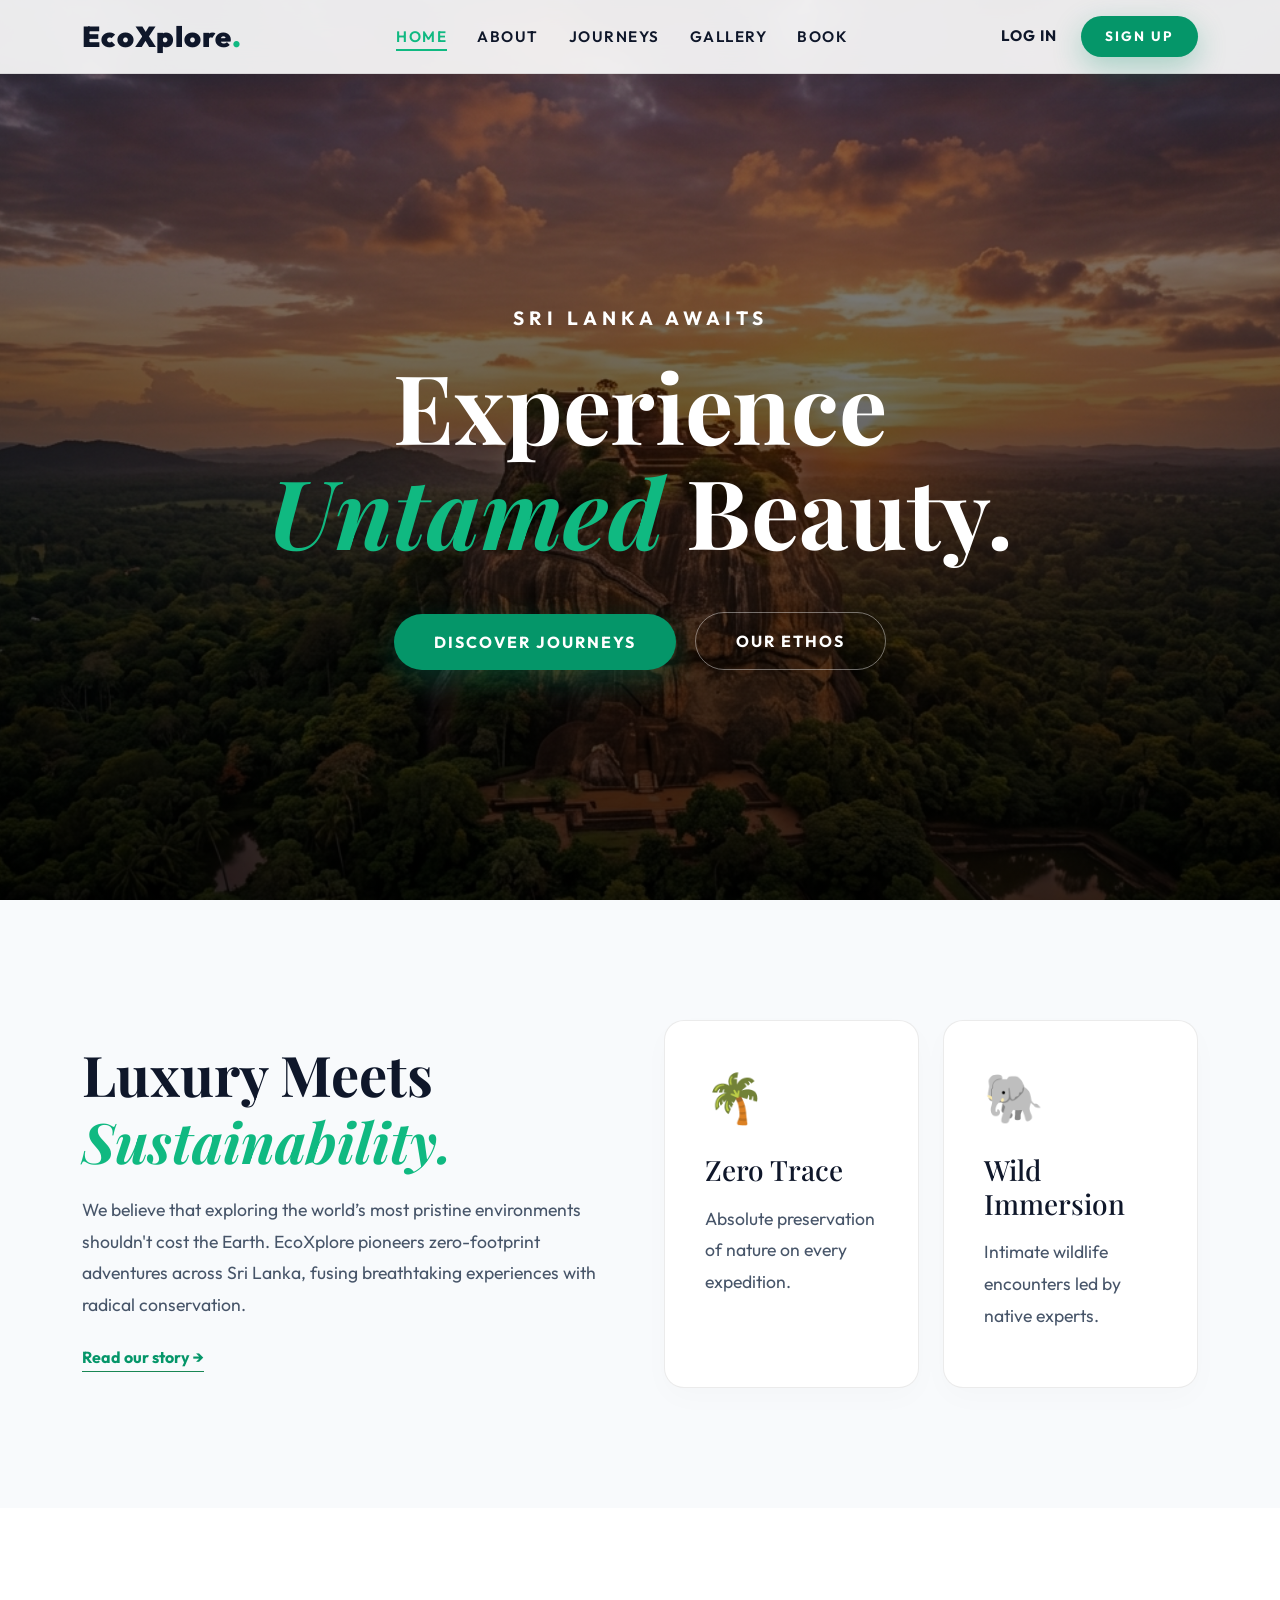
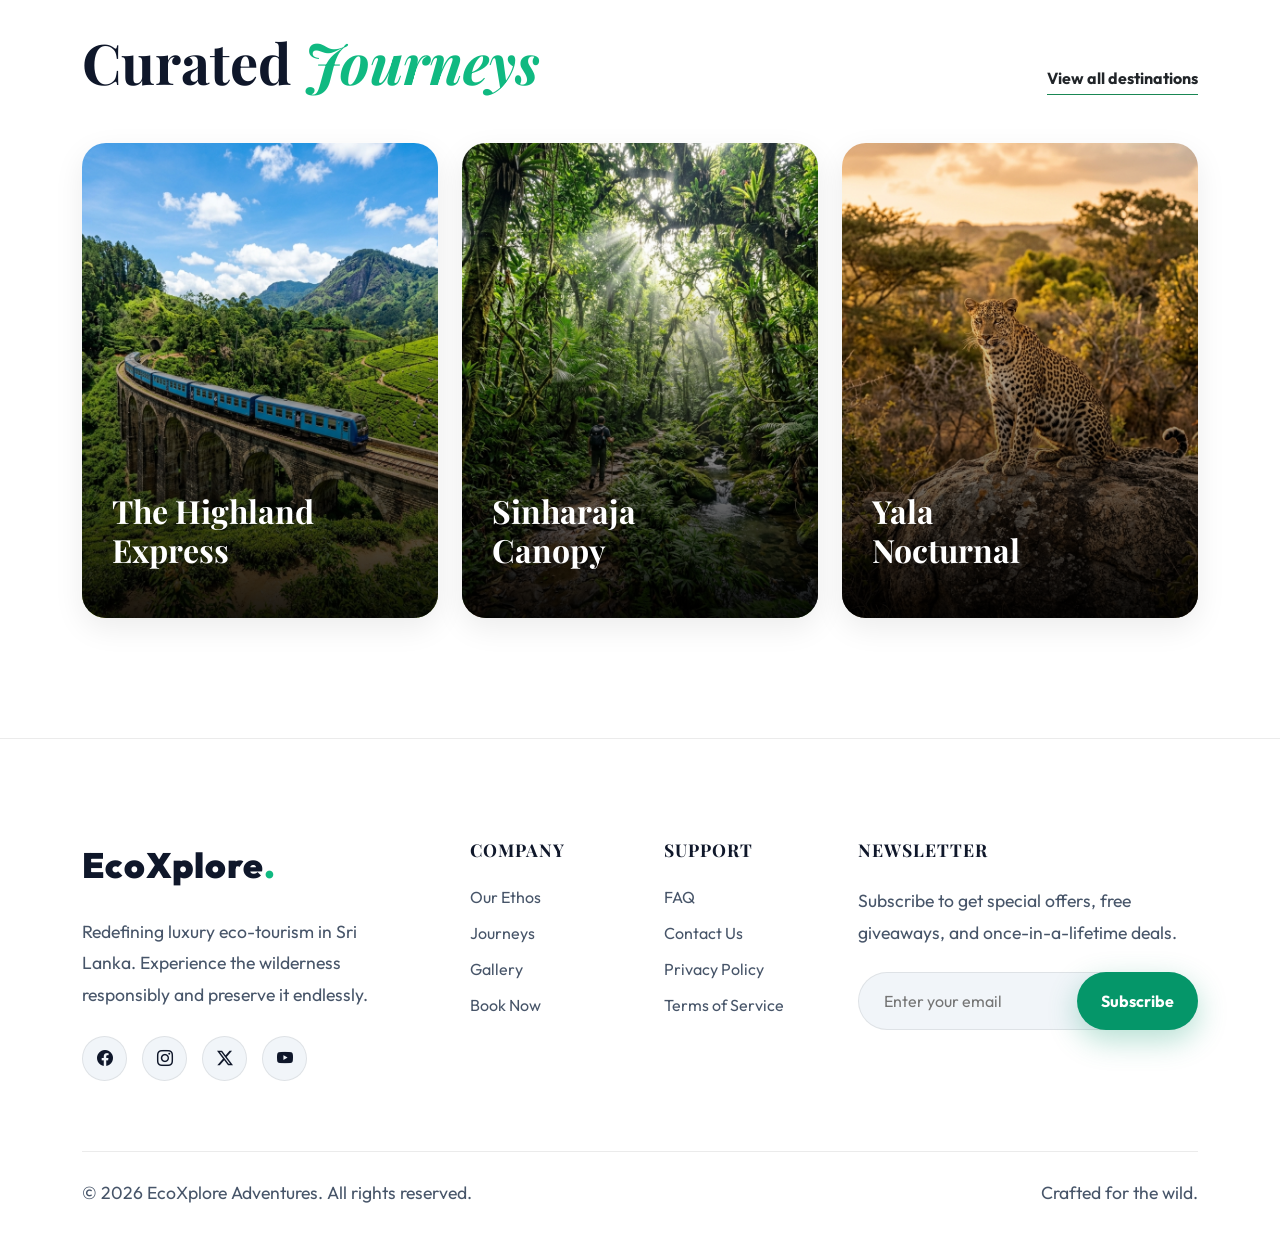
<file: index.html>
<!DOCTYPE html><html lang="en"><head>    <meta charset="UTF-8">    <meta name="viewport" content="width=device-width, initial-scale=1.0">    <title>EcoXplore | Redefining Nature</title>    <link href="https://cdn.jsdelivr.net/npm/bootstrap@5.3.2/dist/css/bootstrap.min.css" rel="stylesheet">    <link rel="stylesheet" href="https://cdn.jsdelivr.net/npm/bootstrap-icons@1.11.1/font/bootstrap-icons.css">    <link rel="stylesheet" href="css/style.css"></head><body>    <nav class="modern-nav">        <div class="container d-flex justify-content-between align-items-center">            <a href="index.html" class="nav-brand">EcoXplore<span>.</span></a>            <ul class="modern-nav-links d-none d-md-flex">                <li><a href="index.html" class="active">Home</a></li>                <li><a href="about.html">About</a></li>                <li><a href="tours.html">Journeys</a></li>                <li><a href="gallery.html">Gallery</a></li>                <li><a href="booking.html">Book</a></li>            </ul>            <div class="nav-auth d-none d-lg-flex align-items-center gap-4">                <a href="login.html" class="nav-auth-login">Log In</a>                <a href="signup.html" class="btn-modern btn-primary-modern text-white" style="padding: 10px 24px; font-size: 0.85rem;">Sign Up</a>            </div>            <button class="mobile-menu-toggle" aria-label="Menu">                <span></span><span></span><span></span>            </button>        </div>    </nav>    <div class="mobile-nav-overlay"></div>    <div class="mobile-nav-menu">        <ul>            <li><a href="index.html" class="active">Home</a></li>            <li><a href="about.html">About</a></li>            <li><a href="tours.html">Journeys</a></li>            <li><a href="gallery.html">Gallery</a></li>            <li><a href="booking.html">Book</a></li>        </ul>        <div class="mobile-auth">            <a href="login.html" class="mobile-login">Log In</a>            <a href="signup.html" class="mobile-signup">Sign Up</a>        </div>    </div>    <header class="hero-modern">        <div class="hero-bg"></div>        <div class="hero-overlay"></div>        <div class="hero-content reveal active">            <span class="hero-subtitle">Sri Lanka Awaits</span>            <h1 class="hero-title">Experience <br> <span style="font-style: italic; color: var(--primary-glow);">Untamed</span> Beauty.</h1>            <div class="mt-5">                <a href="tours.html" class="btn-modern btn-primary-modern me-3">Discover Journeys</a>                <a href="about.html" class="btn-modern btn-outline-modern">Our Ethos</a>            </div>        </div>    </header>    <section class="section-padding">        <div class="container">            <div class="row align-items-center g-5">                <div class="col-lg-6 reveal">                    <h2 class="section-title">Luxury Meets <br><span>Sustainability.</span></h2>                    <p class="text-gray mb-4">We believe that exploring the world’s most pristine environments shouldn't cost the Earth. EcoXplore pioneers zero-footprint adventures across Sri Lanka, fusing breathtaking experiences with radical conservation.</p>                    <a href="about.html" class="text-decoration-none border-bottom pb-1 border-success" style="color: var(--primary); font-weight: 700;">Read our story &#8594;</a>                </div>                <div class="col-lg-6">                    <div class="row g-4">                        <div class="col-sm-6 reveal" style="transition-delay: 0.1s;">                            <div class="feature-box">                                <div class="feature-icon">🌴</div>                                <h3 class="serif mb-3">Zero Trace</h3>                                <p class="text-gray small">Absolute preservation of nature on every expedition.</p>                            </div>                        </div>                        <div class="col-sm-6 reveal" style="transition-delay: 0.2s;">                            <div class="feature-box">                                <div class="feature-icon">🐘</div>                                <h3 class="serif mb-3">Wild Immersion</h3>                                <p class="text-gray small">Intimate wildlife encounters led by native experts.</p>                            </div>                        </div>                    </div>                </div>            </div>        </div>    </section>    <section class="section-padding" style="background: var(--surface);">        <div class="container">            <div class="d-flex justify-content-between align-items-end mb-5 reveal">                <h2 class="section-title mb-0">Curated <span>Journeys</span></h2>                <a href="tours.html" class="text-dark text-decoration-none border-bottom border-success d-none d-md-block fw-bold pb-1" style="transition: var(--transition);">View all destinations</a>            </div>            <div class="row g-4">                <div class="col-md-4 reveal" style="transition-delay: 0.1s;">                    <div class="tour-card-modern" onclick="window.location.href='tours.html'">                        <img src="images/ella.png" alt="Ella" class="tour-card-img">                        <div class="tour-card-overlay">                            <h3 class="tour-card-title serif">The Highland <br>Express</h3>                            <div class="tour-card-price">From $120</div>                        </div>                    </div>                </div>                <div class="col-md-4 reveal" style="transition-delay: 0.2s;">                    <div class="tour-card-modern" onclick="window.location.href='tours.html'">                        <img src="images/sinharaja.png" alt="Rainforest" class="tour-card-img">                        <div class="tour-card-overlay">                            <h3 class="tour-card-title serif">Sinharaja <br>Canopy</h3>                            <div class="tour-card-price">From $65</div>                        </div>                    </div>                </div>                <div class="col-md-4 reveal" style="transition-delay: 0.3s;">                    <div class="tour-card-modern" onclick="window.location.href='tours.html'">                        <img src="images/yala.png" alt="Safari" class="tour-card-img">                        <div class="tour-card-overlay">                            <h3 class="tour-card-title serif">Yala <br>Nocturnal</h3>                            <div class="tour-card-price">From $250</div>                        </div>                    </div>                </div>            </div>        </div>    </section>    <footer class="modern-footer">        <div class="container">            <div class="row g-5">                <div class="col-lg-4 col-md-6">                    <a href="index.html" class="footer-logo mb-4 d-block">EcoXplore<span>.</span></a>                    <p class="text-gray pe-lg-4 mb-4">Redefining luxury eco-tourism in Sri Lanka. Experience the wilderness responsibly and preserve it endlessly.</p>                    <div class="social-links">                        <a href="#"><i class="bi bi-facebook"></i></a>                        <a href="#"><i class="bi bi-instagram"></i></a>                        <a href="#"><i class="bi bi-twitter-x"></i></a>                        <a href="#"><i class="bi bi-youtube"></i></a>                    </div>                </div>                <div class="col-lg-2 col-md-3 col-6">                    <h4>Company</h4>                    <ul>                        <li><a href="about.html">Our Ethos</a></li>                        <li><a href="tours.html">Journeys</a></li>                        <li><a href="gallery.html">Gallery</a></li>                        <li><a href="booking.html">Book Now</a></li>                    </ul>                </div>                <div class="col-lg-2 col-md-3 col-6">                    <h4>Support</h4>                    <ul>                        <li><a href="#">FAQ</a></li>                        <li><a href="#">Contact Us</a></li>                        <li><a href="#">Privacy Policy</a></li>                        <li><a href="#">Terms of Service</a></li>                    </ul>                </div>                <div class="col-lg-4 col-md-12">                    <h4>Newsletter</h4>                    <p class="text-gray mb-4">Subscribe to get special offers, free giveaways, and once-in-a-lifetime deals.</p>                    <div class="position-relative">                        <input type="email" class="newsletter-input" placeholder="Enter your email">                        <button class="btn-primary-modern position-absolute top-0 end-0 rounded-pill h-100 px-4 fw-bold" style="border: none;">Subscribe</button>                    </div>                </div>            </div>            <div class="footer-bottom flex-column flex-md-row">                <p class="text-gray small mb-0">&copy; 2026 EcoXplore Adventures. All rights reserved.</p>                <div class="text-gray small mt-3 mt-md-0">                    Crafted for the wild.                </div>            </div>        </div>    </footer>    <script src="js/script.js"></script></body></html>
</file>
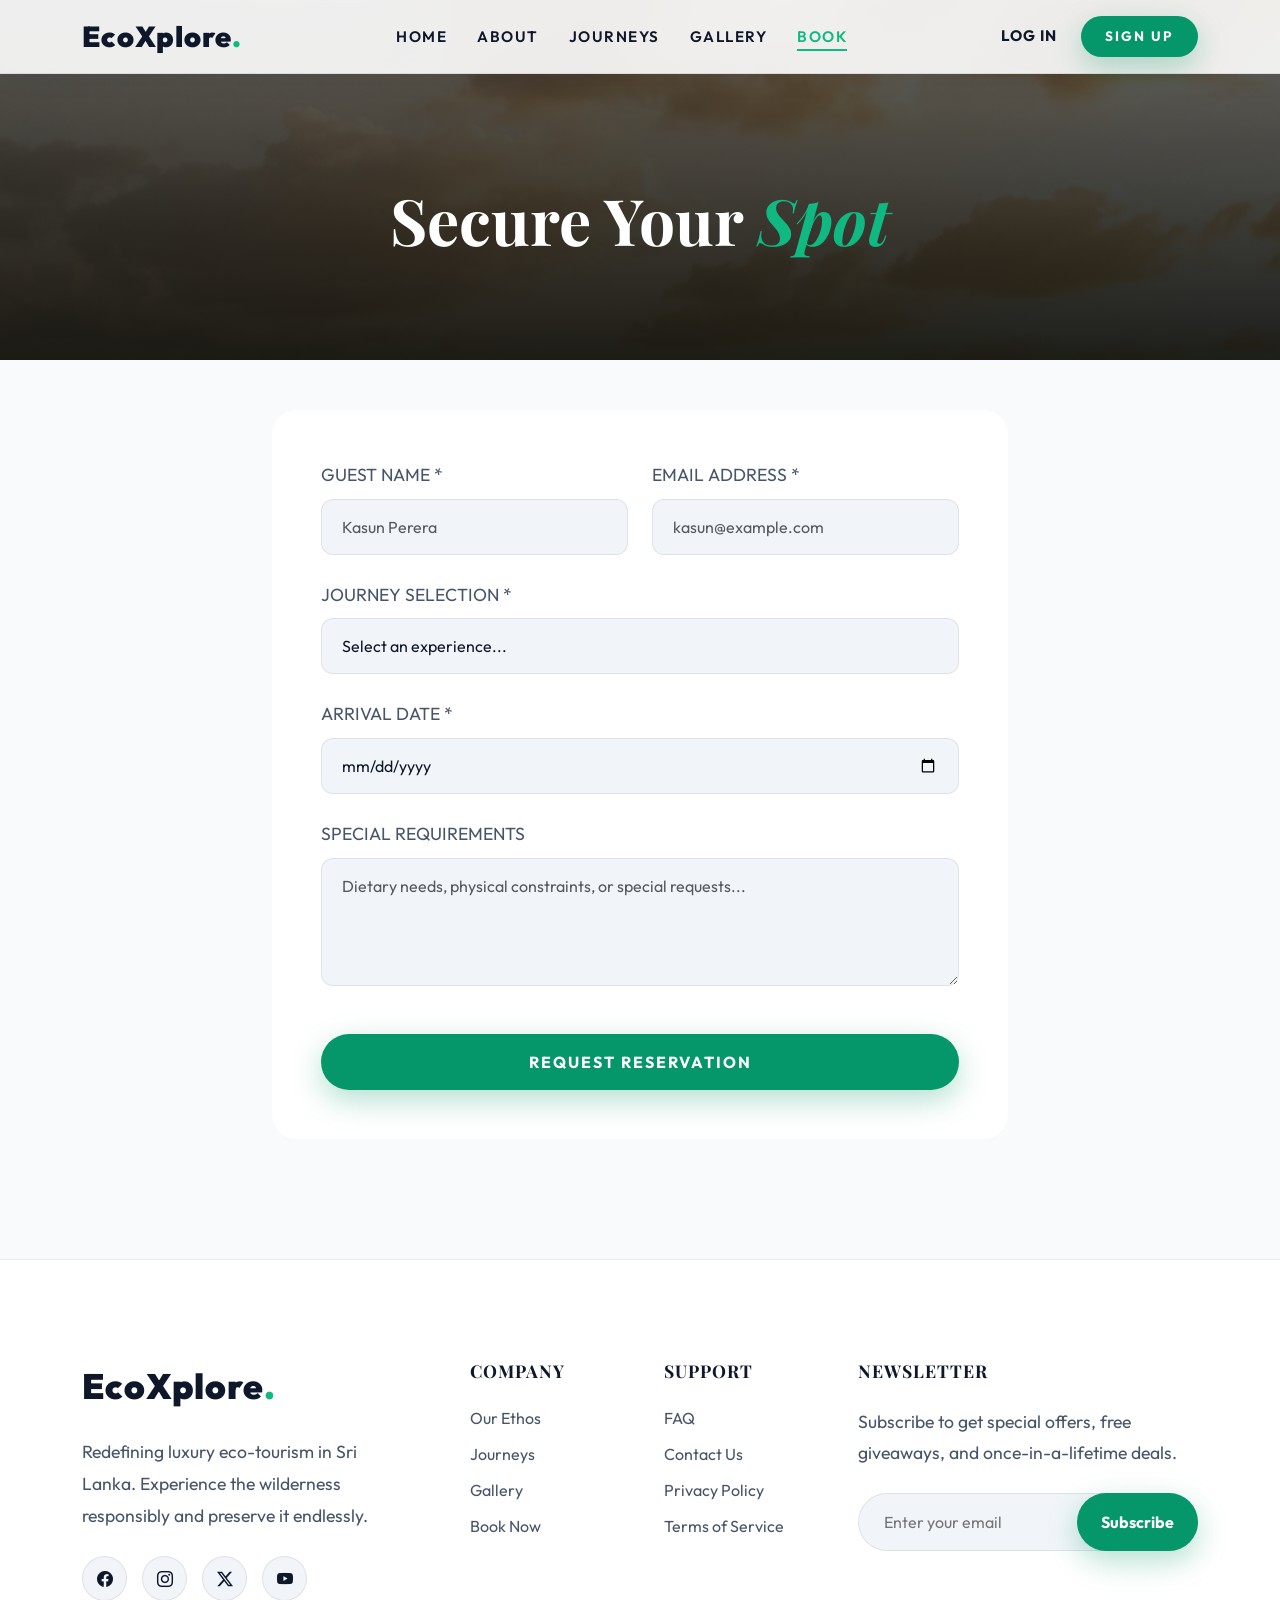
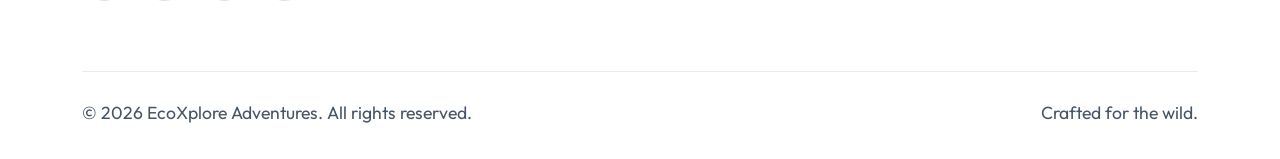
<file: booking.html>
<!DOCTYPE html><html lang="en"><head>    <meta charset="UTF-8">    <meta name="viewport" content="width=device-width, initial-scale=1.0">    <title>EcoXplore | Reserve</title>    <link href="https://cdn.jsdelivr.net/npm/bootstrap@5.3.2/dist/css/bootstrap.min.css" rel="stylesheet">    <link rel="stylesheet" href="https://cdn.jsdelivr.net/npm/bootstrap-icons@1.11.1/font/bootstrap-icons.css">    <link rel="stylesheet" href="css/style.css"></head><body>    <nav class="modern-nav">        <div class="container d-flex justify-content-between align-items-center">            <a href="index.html" class="nav-brand">EcoXplore<span>.</span></a>            <ul class="modern-nav-links d-none d-md-flex">                <li><a href="index.html">Home</a></li>                <li><a href="about.html">About</a></li>                <li><a href="tours.html">Journeys</a></li>                <li><a href="gallery.html">Gallery</a></li>                <li><a href="booking.html" class="active">Book</a></li>            </ul>            <div class="nav-auth d-none d-lg-flex align-items-center gap-4">                <a href="login.html" class="nav-auth-login">Log In</a>                <a href="signup.html" class="btn-modern btn-primary-modern text-white" style="padding: 10px 24px; font-size: 0.85rem;">Sign Up</a>            </div>            <button class="mobile-menu-toggle" aria-label="Menu">                <span></span><span></span><span></span>            </button>        </div>    </nav>    <div class="mobile-nav-overlay"></div>    <div class="mobile-nav-menu">        <ul>            <li><a href="index.html">Home</a></li>            <li><a href="about.html">About</a></li>            <li><a href="tours.html">Journeys</a></li>            <li><a href="gallery.html">Gallery</a></li>            <li><a href="booking.html" class="active">Book</a></li>        </ul>        <div class="mobile-auth">            <a href="login.html" class="mobile-login">Log In</a>            <a href="signup.html" class="mobile-signup">Sign Up</a>        </div>    </div>    <header class="page-hero" style="height: 40vh;">        <div class="page-hero-bg" style="background: linear-gradient(180deg, rgba(5,7,6,0.6) 0%, rgba(5,7,6,0.9) 100%), url('images/booking_hero.png');"></div>        <div class="hero-content reveal active">            <h1 class="hero-title page-hero-title mb-0">Secure Your <span style="font-style: italic; color: var(--primary-glow);">Spot</span></h1>        </div>    </header>    <section class="section-padding pt-0">        <div class="container">            <div class="row justify-content-center reveal">                <div class="col-lg-8">                    <div class="p-5" style="background: var(--surface); border: 1px solid rgba(255,255,255,0.05); border-radius: 24px;">                        <div id="formMessage"></div>                        <form id="bookingForm" novalidate>                            <div class="row g-4 mb-4">                                <div class="col-md-6">                                    <label class="form-label text-gray small text-uppercase letter-spacing-1">Guest Name *</label>                                    <input type="text" class="form-control modern-input" required placeholder="Kasun Perera">                                </div>                                <div class="col-md-6">                                    <label class="form-label text-gray small text-uppercase letter-spacing-1">Email Address *</label>                                    <input type="email" class="form-control modern-input" required placeholder="kasun@example.com">                                </div>                            </div>                            <div class="mb-4">                                <label class="form-label text-gray small text-uppercase letter-spacing-1">Journey Selection *</label>                                <select class="form-select modern-input" required>                                    <option value="" selected disabled>Select an experience...</option>                                    <option value="ella">The Highland Express (Ella)</option>                                    <option value="sinharaja">Sinharaja Canopy</option>                                    <option value="yala">Yala Nocturnal Safari</option>                                    <option value="mirissa">Mirissa Blue Whale Tour</option>                                    <option value="anuradhapura">Anuradhapura Heritage</option>                                    <option value="galle">Galle Fort Walk</option>                                    <option value="custom">Bespoke / Custom Itinerary</option>                                </select>                            </div>                            <div class="mb-4">                                <label class="form-label text-gray small text-uppercase letter-spacing-1">Arrival Date *</label>                                <input type="date" class="form-control modern-input" required>                            </div>                            <div class="mb-5">                                <label class="form-label text-gray small text-uppercase letter-spacing-1">Special Requirements</label>                                <textarea class="form-control modern-input" rows="4" placeholder="Dietary needs, physical constraints, or special requests..."></textarea>                            </div>                            <button type="submit" class="btn-modern btn-primary-modern w-100 border-0" style="color:#fff;">Request Reservation</button>                        </form>                    </div>                </div>            </div>        </div>    </section>    <footer class="modern-footer">        <div class="container">            <div class="row g-5">                <div class="col-lg-4 col-md-6">                    <a href="index.html" class="footer-logo mb-4 d-block">EcoXplore<span>.</span></a>                    <p class="text-gray pe-lg-4 mb-4">Redefining luxury eco-tourism in Sri Lanka. Experience the wilderness responsibly and preserve it endlessly.</p>                    <div class="social-links">                        <a href="#"><i class="bi bi-facebook"></i></a>                        <a href="#"><i class="bi bi-instagram"></i></a>                        <a href="#"><i class="bi bi-twitter-x"></i></a>                        <a href="#"><i class="bi bi-youtube"></i></a>                    </div>                </div>                <div class="col-lg-2 col-md-3 col-6">                    <h4>Company</h4>                    <ul>                        <li><a href="about.html">Our Ethos</a></li>                        <li><a href="tours.html">Journeys</a></li>                        <li><a href="gallery.html">Gallery</a></li>                        <li><a href="booking.html">Book Now</a></li>                    </ul>                </div>                <div class="col-lg-2 col-md-3 col-6">                    <h4>Support</h4>                    <ul>                        <li><a href="#">FAQ</a></li>                        <li><a href="#">Contact Us</a></li>                        <li><a href="#">Privacy Policy</a></li>                        <li><a href="#">Terms of Service</a></li>                    </ul>                </div>                <div class="col-lg-4 col-md-12">                    <h4>Newsletter</h4>                    <p class="text-gray mb-4">Subscribe to get special offers, free giveaways, and once-in-a-lifetime deals.</p>                    <div class="position-relative">                        <input type="email" class="newsletter-input" placeholder="Enter your email">                        <button class="btn-primary-modern position-absolute top-0 end-0 rounded-pill h-100 px-4 fw-bold" style="border: none;">Subscribe</button>                    </div>                </div>            </div>            <div class="footer-bottom flex-column flex-md-row">                <p class="text-gray small mb-0">&copy; 2026 EcoXplore Adventures. All rights reserved.</p>                <div class="text-gray small mt-3 mt-md-0">                    Crafted for the wild.                </div>            </div>        </div>    </footer>    <script src="js/script.js"></script></body></html>
</file>
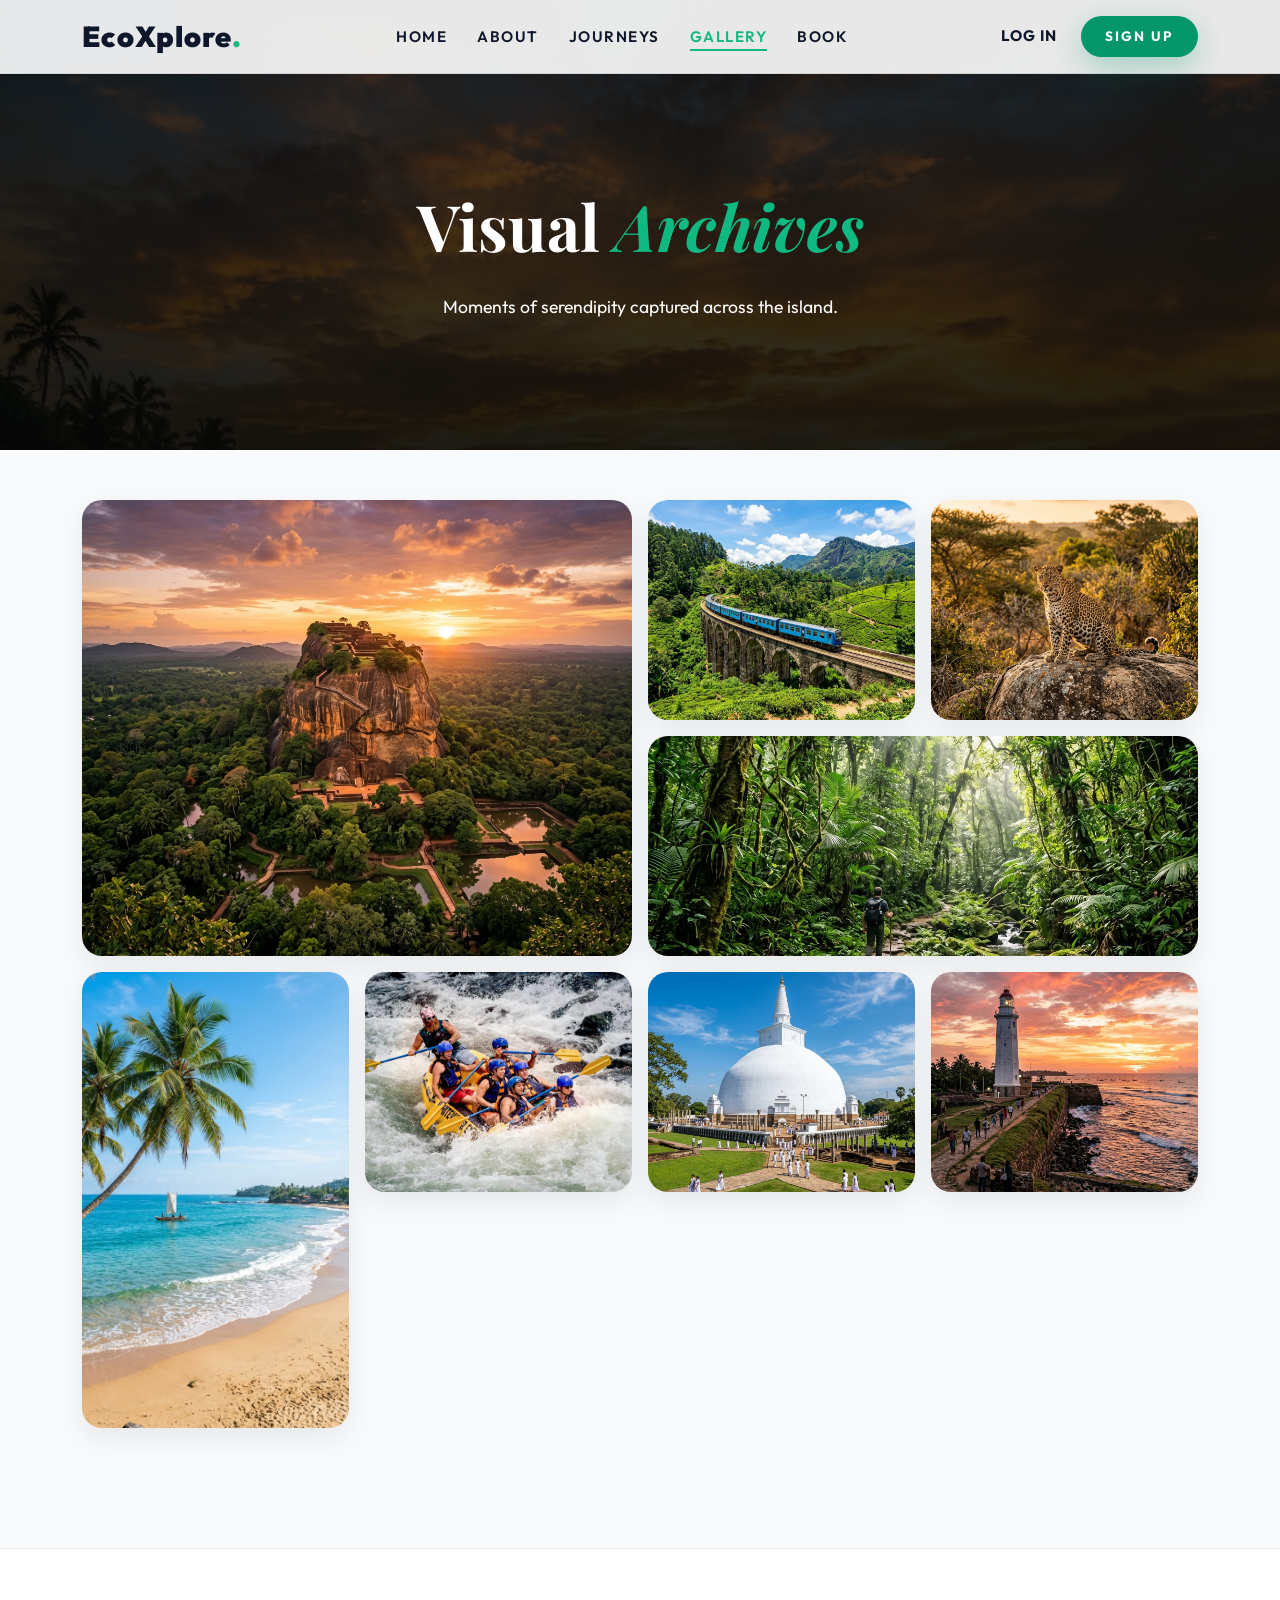
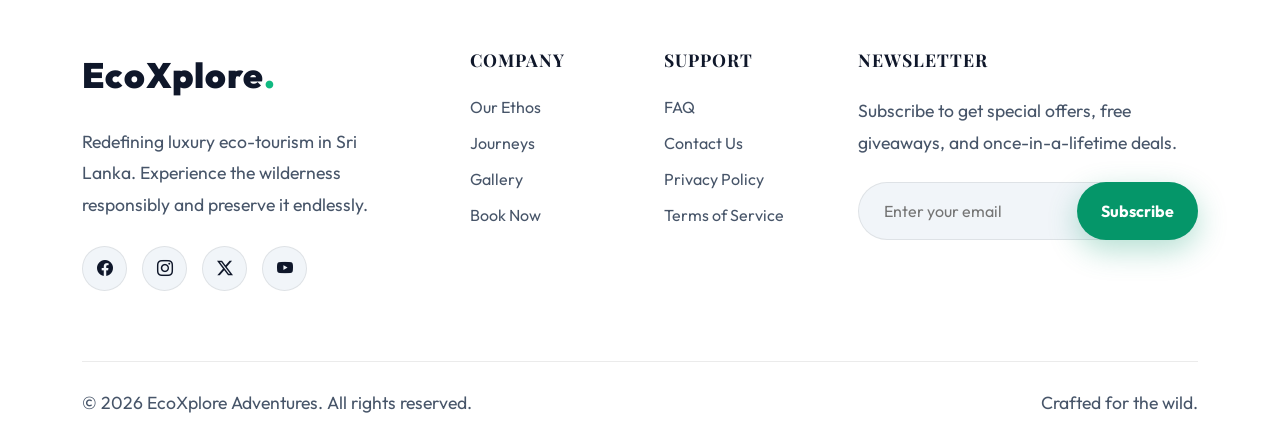
<file: gallery.html>
<!DOCTYPE html><html lang="en"><head>    <meta charset="UTF-8">    <meta name="viewport" content="width=device-width, initial-scale=1.0">    <title>EcoXplore | Gallery</title>    <link href="https://cdn.jsdelivr.net/npm/bootstrap@5.3.2/dist/css/bootstrap.min.css" rel="stylesheet">    <link rel="stylesheet" href="https://cdn.jsdelivr.net/npm/bootstrap-icons@1.11.1/font/bootstrap-icons.css">    <link rel="stylesheet" href="css/style.css"></head><body>    <nav class="modern-nav">        <div class="container d-flex justify-content-between align-items-center">            <a href="index.html" class="nav-brand">EcoXplore<span>.</span></a>            <ul class="modern-nav-links d-none d-md-flex">                <li><a href="index.html">Home</a></li>                <li><a href="about.html">About</a></li>                <li><a href="tours.html">Journeys</a></li>                <li><a href="gallery.html" class="active">Gallery</a></li>                <li><a href="booking.html">Book</a></li>            </ul>            <div class="nav-auth d-none d-lg-flex align-items-center gap-4">                <a href="login.html" class="nav-auth-login">Log In</a>                <a href="signup.html" class="btn-modern btn-primary-modern text-white" style="padding: 10px 24px; font-size: 0.85rem;">Sign Up</a>            </div>            <button class="mobile-menu-toggle" aria-label="Menu">                <span></span><span></span><span></span>            </button>        </div>    </nav>    <div class="mobile-nav-overlay"></div>    <div class="mobile-nav-menu">        <ul>            <li><a href="index.html">Home</a></li>            <li><a href="about.html">About</a></li>            <li><a href="tours.html">Journeys</a></li>            <li><a href="gallery.html" class="active">Gallery</a></li>            <li><a href="booking.html">Book</a></li>        </ul>        <div class="mobile-auth">            <a href="login.html" class="mobile-login">Log In</a>            <a href="signup.html" class="mobile-signup">Sign Up</a>        </div>    </div>    <header class="page-hero">        <div class="page-hero-bg" style="background: linear-gradient(180deg, rgba(5,7,6,0.6) 0%, rgba(5,7,6,0.9) 100%), url('images/gallery_hero.png');"></div>        <div class="hero-content reveal active">            <h1 class="hero-title page-hero-title">Visual <span style="font-style: italic; color: var(--primary-glow);">Archives</span></h1>            <p class="text-gray">Moments of serendipity captured across the island.</p>        </div>    </header>    <section class="section-padding pt-0">        <div class="container">            <div class="gallery-grid reveal">                <div class="gallery-item item-large">                    <img src="images/hero_bg.png" alt="Sigiriya">                    <div class="gallery-caption">                        <span>Central Province</span>                        <h3 class="serif">Sigiriya Rock Fortress</h3>                    </div>                </div>                <div class="gallery-item">                    <img src="images/ella.png" alt="Ella Bridge">                    <div class="gallery-caption">                        <span>Highlands</span>                        <h3 class="serif">Nine Arch Bridge</h3>                    </div>                </div>                <div class="gallery-item">                    <img src="images/yala.png" alt="Yala Safari">                    <div class="gallery-caption">                        <span>Southern Wildlife</span>                        <h3 class="serif">Yala National Park</h3>                    </div>                </div>                <div class="gallery-item item-wide">                    <img src="images/sinharaja.png" alt="Sinharaja">                    <div class="gallery-caption">                        <span>Rainforest</span>                        <h3 class="serif">Sinharaja Forest Reserve</h3>                    </div>                </div>                <div class="gallery-item item-tall">                    <img src="images/mirissa.png" alt="Mirissa">                    <div class="gallery-caption">                        <span>Southern Coast</span>                        <h3 class="serif">Mirissa Beach</h3>                    </div>                </div>                <div class="gallery-item">                    <img src="images/aside2.jpg" alt="White Water Rafting">                    <div class="gallery-caption">                        <span>Kitulgala</span>                        <h3 class="serif">White Water Rafting</h3>                    </div>                </div>                <div class="gallery-item">                    <img src="images/anuradhapura.png" alt="Anuradhapura">                    <div class="gallery-caption">                        <span>Heritage</span>                        <h3 class="serif">Anuradhapura Ruins</h3>                    </div>                </div>                <div class="gallery-item">                    <img src="images/galle.png" alt="Galle Fort">                    <div class="gallery-caption">                        <span>Colonial</span>                        <h3 class="serif">Galle Fort</h3>                    </div>                </div>            </div>        </div>    </section>    <footer class="modern-footer">        <div class="container">            <div class="row g-5">                <div class="col-lg-4 col-md-6">                    <a href="index.html" class="footer-logo mb-4 d-block">EcoXplore<span>.</span></a>                    <p class="text-gray pe-lg-4 mb-4">Redefining luxury eco-tourism in Sri Lanka. Experience the wilderness responsibly and preserve it endlessly.</p>                    <div class="social-links">                        <a href="#"><i class="bi bi-facebook"></i></a>                        <a href="#"><i class="bi bi-instagram"></i></a>                        <a href="#"><i class="bi bi-twitter-x"></i></a>                        <a href="#"><i class="bi bi-youtube"></i></a>                    </div>                </div>                <div class="col-lg-2 col-md-3 col-6">                    <h4>Company</h4>                    <ul>                        <li><a href="about.html">Our Ethos</a></li>                        <li><a href="tours.html">Journeys</a></li>                        <li><a href="gallery.html">Gallery</a></li>                        <li><a href="booking.html">Book Now</a></li>                    </ul>                </div>                <div class="col-lg-2 col-md-3 col-6">                    <h4>Support</h4>                    <ul>                        <li><a href="#">FAQ</a></li>                        <li><a href="#">Contact Us</a></li>                        <li><a href="#">Privacy Policy</a></li>                        <li><a href="#">Terms of Service</a></li>                    </ul>                </div>                <div class="col-lg-4 col-md-12">                    <h4>Newsletter</h4>                    <p class="text-gray mb-4">Subscribe to get special offers, free giveaways, and once-in-a-lifetime deals.</p>                    <div class="position-relative">                        <input type="email" class="newsletter-input" placeholder="Enter your email">                        <button class="btn-primary-modern position-absolute top-0 end-0 rounded-pill h-100 px-4 fw-bold" style="border: none;">Subscribe</button>                    </div>                </div>            </div>            <div class="footer-bottom flex-column flex-md-row">                <p class="text-gray small mb-0">&copy; 2026 EcoXplore Adventures. All rights reserved.</p>                <div class="text-gray small mt-3 mt-md-0">                    Crafted for the wild.                </div>            </div>        </div>    </footer>    <script src="js/script.js"></script></body></html>
</file>
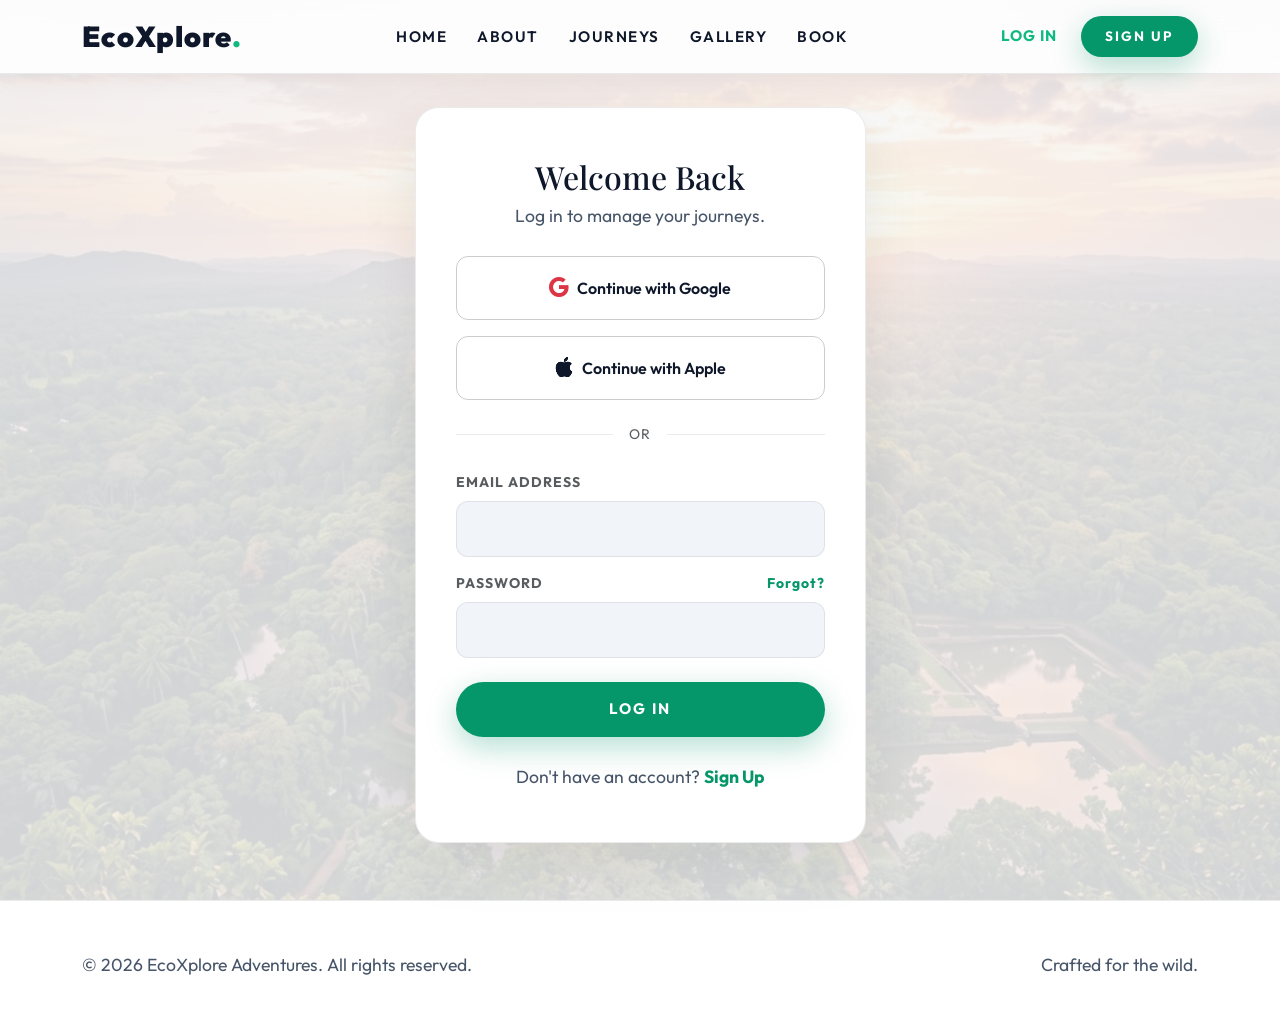
<file: login.html>
<!DOCTYPE html>
<html lang="en">
<head>
    <meta charset="UTF-8">
    <meta name="viewport" content="width=device-width, initial-scale=1.0">
    <title>EcoXplore | Log In</title>
    <link href="https://cdn.jsdelivr.net/npm/bootstrap@5.3.2/dist/css/bootstrap.min.css" rel="stylesheet">
    <link rel="stylesheet" href="https://cdn.jsdelivr.net/npm/bootstrap-icons@1.11.1/font/bootstrap-icons.css">
    <link rel="stylesheet" href="css/style.css">
</head>
<body>
    <nav class="modern-nav">
        <div class="container d-flex justify-content-between align-items-center">
            <a href="index.html" class="nav-brand">EcoXplore<span>.</span></a>
            <ul class="modern-nav-links d-none d-md-flex">
                <li><a href="index.html">Home</a></li>
                <li><a href="about.html">About</a></li>
                <li><a href="tours.html">Journeys</a></li>
                <li><a href="gallery.html">Gallery</a></li>
                <li><a href="booking.html">Book</a></li>
            </ul>
            <div class="nav-auth d-none d-lg-flex align-items-center gap-4">
                <a href="login.html" class="nav-auth-login" style="color: var(--primary-glow);">Log In</a>
                <a href="signup.html" class="btn-modern btn-primary-modern text-white" style="padding: 10px 24px; font-size: 0.85rem;">Sign Up</a>
            </div>
            <button class="mobile-menu-toggle" aria-label="Menu">
                <span></span><span></span><span></span>
            </button>
        </div>
    </nav>
    <div class="mobile-nav-overlay"></div>
    <div class="mobile-nav-menu">
        <ul>
            <li><a href="index.html">Home</a></li>
            <li><a href="about.html">About</a></li>
            <li><a href="tours.html">Journeys</a></li>
            <li><a href="gallery.html">Gallery</a></li>
            <li><a href="booking.html">Book</a></li>
        </ul>
        <div class="mobile-auth">
            <a href="login.html" class="mobile-login">Log In</a>
            <a href="signup.html" class="mobile-signup">Sign Up</a>
        </div>
    </div>
    <section class="d-flex align-items-center justify-content-center" style="min-height: 100vh; padding-top: 100px; padding-bottom: 50px; background: url('images/hero_bg.png') no-repeat center center / cover; position: relative;">
        <div style="position: absolute; top:0; left:0; width:100%; height:100%; background: var(--bg-dark); opacity: 0.85; z-index: 0;"></div>
        <div class="container position-relative" style="z-index: 1;">
            <div class="row justify-content-center">
                <div class="col-md-7 col-lg-6 col-xl-5 reveal active">
                    <div class="auth-card text-center">
                        <h2 class="serif mb-1">Welcome Back</h2>
                        <p class="text-gray mb-4">Log in to manage your journeys.</p>
                        <div class="d-flex flex-column gap-3 mb-4">
                            <button class="btn btn-outline-modern w-100 d-flex align-items-center justify-content-center gap-2 py-3" style="border-radius: 12px; font-weight: 600;">
                                <i class="bi bi-google fs-5 text-danger"></i> Continue with Google
                            </button>
                            <button class="btn btn-outline-modern w-100 d-flex align-items-center justify-content-center gap-2 py-3" style="border-radius: 12px; font-weight: 600;">
                                <i class="bi bi-apple fs-5"></i> Continue with Apple
                            </button>
                        </div>
                        <div class="d-flex align-items-center mb-4">
                            <div class="flex-grow-1" style="height: 1px; background: var(--border-color);"></div>
                            <span class="px-3 text-muted small text-uppercase" style="letter-spacing: 1px;">Or</span>
                            <div class="flex-grow-1" style="height: 1px; background: var(--border-color);"></div>
                        </div>
                        <form action="index.html">
                            <div class="mb-3 text-start">
                                <label class="form-label fw-bold small text-uppercase text-muted" style="letter-spacing: 1px;">Email Address</label>
                                <input type="email" class="form-control modern-input w-100" required>
                            </div>
                            <div class="mb-4 text-start">
                                <label class="form-label fw-bold small text-uppercase text-muted d-flex justify-content-between" style="letter-spacing: 1px;">
                                    <span>Password</span>
                                    <a href="#" class="text-decoration-none" style="text-transform: none; color: var(--primary) !important;">Forgot?</a>
                                </label>
                                <input type="password" class="form-control modern-input w-100" required>
                            </div>
                            <button type="submit" class="btn-modern btn-primary-modern text-white w-100 py-3" style="font-size: 0.95rem;">Log In</button>
                        </form>
                        <p class="mt-4 text-gray mb-0">Don't have an account? <a href="signup.html" style="color: var(--primary); font-weight: 700; text-decoration: none;">Sign Up</a></p>
                    </div>
                </div>
            </div>
        </div>
    </section>
    <footer class="modern-footer pt-5">
        <div class="container">
            <div class="footer-bottom flex-column flex-md-row border-top-0 mt-0 pt-0">
                <p class="text-gray small mb-0">&copy; 2026 EcoXplore Adventures. All rights reserved.</p>
                <div class="text-gray small mt-3 mt-md-0">Crafted for the wild.</div>
            </div>
        </div>
    </footer>
    <script src="js/script.js"></script>
</body>
</html>
</file>
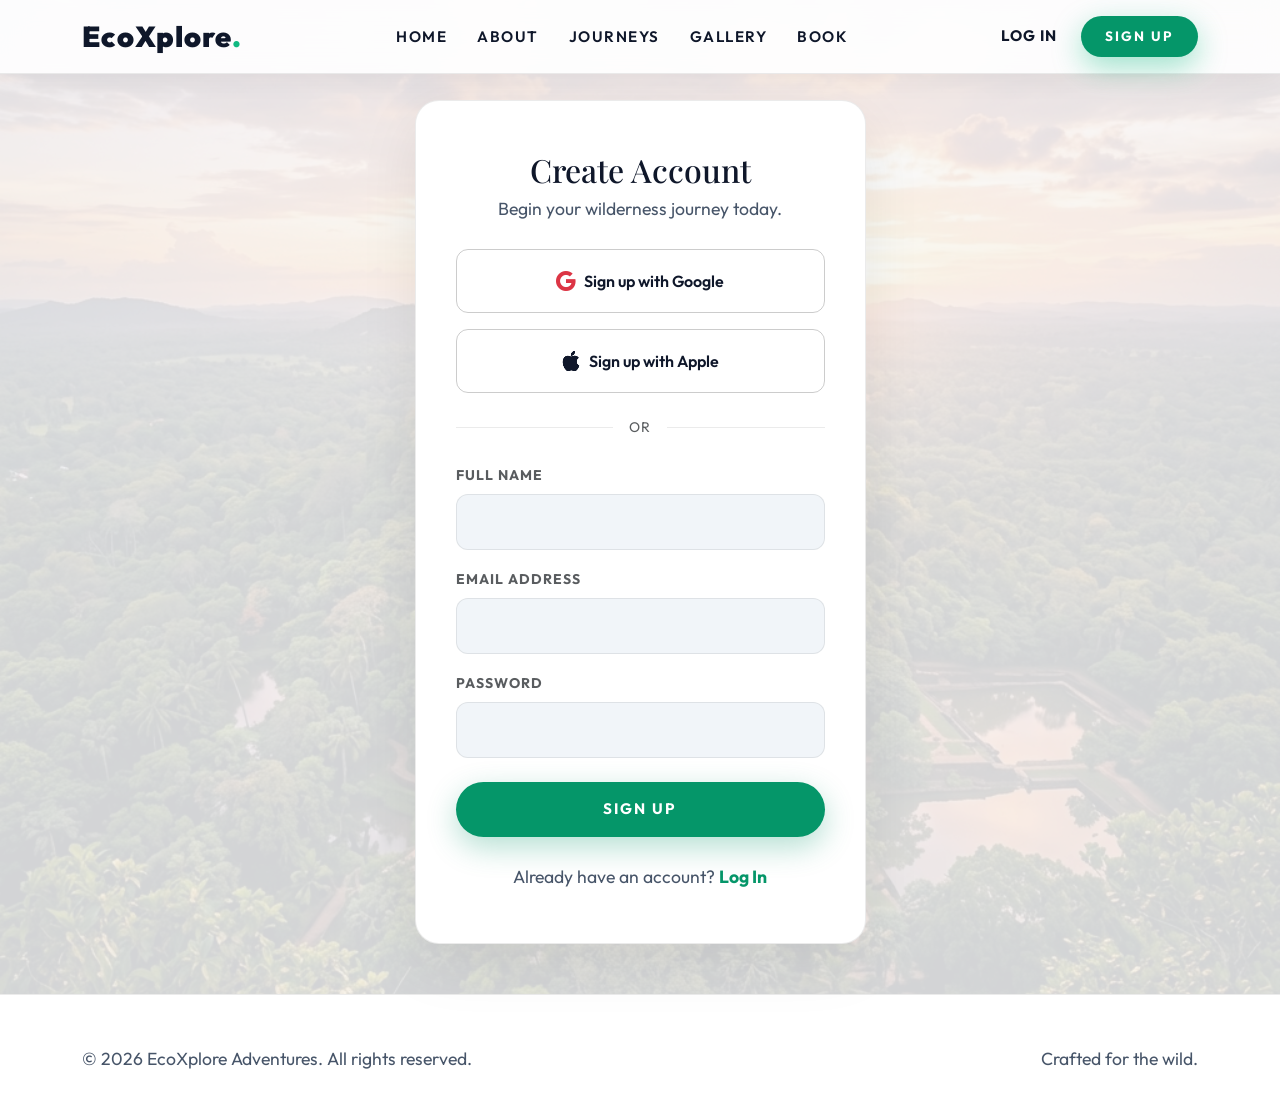
<file: signup.html>
<!DOCTYPE html>
<html lang="en">
<head>
    <meta charset="UTF-8">
    <meta name="viewport" content="width=device-width, initial-scale=1.0">
    <title>EcoXplore | Sign Up</title>
    <link href="https://cdn.jsdelivr.net/npm/bootstrap@5.3.2/dist/css/bootstrap.min.css" rel="stylesheet">
    <link rel="stylesheet" href="https://cdn.jsdelivr.net/npm/bootstrap-icons@1.11.1/font/bootstrap-icons.css">
    <link rel="stylesheet" href="css/style.css">
</head>
<body>
    <nav class="modern-nav">
        <div class="container d-flex justify-content-between align-items-center">
            <a href="index.html" class="nav-brand">EcoXplore<span>.</span></a>
            <ul class="modern-nav-links d-none d-md-flex">
                <li><a href="index.html">Home</a></li>
                <li><a href="about.html">About</a></li>
                <li><a href="tours.html">Journeys</a></li>
                <li><a href="gallery.html">Gallery</a></li>
                <li><a href="booking.html">Book</a></li>
            </ul>
            <div class="nav-auth d-none d-lg-flex align-items-center gap-4">
                <a href="login.html" class="nav-auth-login">Log In</a>
                <a href="signup.html" class="btn-modern btn-primary-modern text-white" style="padding: 10px 24px; font-size: 0.85rem; box-shadow: 0 10px 30px rgba(16, 185, 129, 0.4);">Sign Up</a>
            </div>
            <button class="mobile-menu-toggle" aria-label="Menu">
                <span></span><span></span><span></span>
            </button>
        </div>
    </nav>
    <div class="mobile-nav-overlay"></div>
    <div class="mobile-nav-menu">
        <ul>
            <li><a href="index.html">Home</a></li>
            <li><a href="about.html">About</a></li>
            <li><a href="tours.html">Journeys</a></li>
            <li><a href="gallery.html">Gallery</a></li>
            <li><a href="booking.html">Book</a></li>
        </ul>
        <div class="mobile-auth">
            <a href="login.html" class="mobile-login">Log In</a>
            <a href="signup.html" class="mobile-signup">Sign Up</a>
        </div>
    </div>
    <section class="d-flex align-items-center justify-content-center" style="min-height: 100vh; padding-top: 100px; padding-bottom: 50px; background: url('images/hero_bg.png') no-repeat center center / cover; position: relative;">
        <div style="position: absolute; top:0; left:0; width:100%; height:100%; background: var(--bg-dark); opacity: 0.85; z-index: 0;"></div>
        <div class="container position-relative" style="z-index: 1;">
            <div class="row justify-content-center">
                <div class="col-md-7 col-lg-6 col-xl-5 reveal active">
                    <div class="auth-card text-center">
                        <h2 class="serif mb-1">Create Account</h2>
                        <p class="text-gray mb-4">Begin your wilderness journey today.</p>
                        <div class="d-flex flex-column gap-3 mb-4">
                            <button class="btn btn-outline-modern w-100 d-flex align-items-center justify-content-center gap-2 py-3" style="border-radius: 12px; font-weight: 600;">
                                <i class="bi bi-google fs-5 text-danger"></i> Sign up with Google
                            </button>
                            <button class="btn btn-outline-modern w-100 d-flex align-items-center justify-content-center gap-2 py-3" style="border-radius: 12px; font-weight: 600;">
                                <i class="bi bi-apple fs-5"></i> Sign up with Apple
                            </button>
                        </div>
                        <div class="d-flex align-items-center mb-4">
                            <div class="flex-grow-1" style="height: 1px; background: var(--border-color);"></div>
                            <span class="px-3 text-muted small text-uppercase" style="letter-spacing: 1px;">Or</span>
                            <div class="flex-grow-1" style="height: 1px; background: var(--border-color);"></div>
                        </div>
                        <form action="index.html">
                            <div class="mb-3 text-start">
                                <label class="form-label fw-bold small text-uppercase text-muted" style="letter-spacing: 1px;">Full Name</label>
                                <input type="text" class="form-control modern-input w-100" required>
                            </div>
                            <div class="mb-3 text-start">
                                <label class="form-label fw-bold small text-uppercase text-muted" style="letter-spacing: 1px;">Email Address</label>
                                <input type="email" class="form-control modern-input w-100" required>
                            </div>
                            <div class="mb-4 text-start">
                                <label class="form-label fw-bold small text-uppercase text-muted" style="letter-spacing: 1px;">Password</label>
                                <input type="password" class="form-control modern-input w-100" required>
                            </div>
                            <button type="submit" class="btn-modern btn-primary-modern text-white w-100 py-3" style="font-size: 0.95rem;">Sign Up</button>
                        </form>
                        <p class="mt-4 text-gray mb-0">Already have an account? <a href="login.html" style="color: var(--primary); font-weight: 700; text-decoration: none;">Log In</a></p>
                    </div>
                </div>
            </div>
        </div>
    </section>
    <footer class="modern-footer pt-5">
        <div class="container">
            <div class="footer-bottom flex-column flex-md-row border-top-0 mt-0 pt-0">
                <p class="text-gray small mb-0">&copy; 2026 EcoXplore Adventures. All rights reserved.</p>
                <div class="text-gray small mt-3 mt-md-0">Crafted for the wild.</div>
            </div>
        </div>
    </footer>
    <script src="js/script.js"></script>
</body>
</html>
</file>
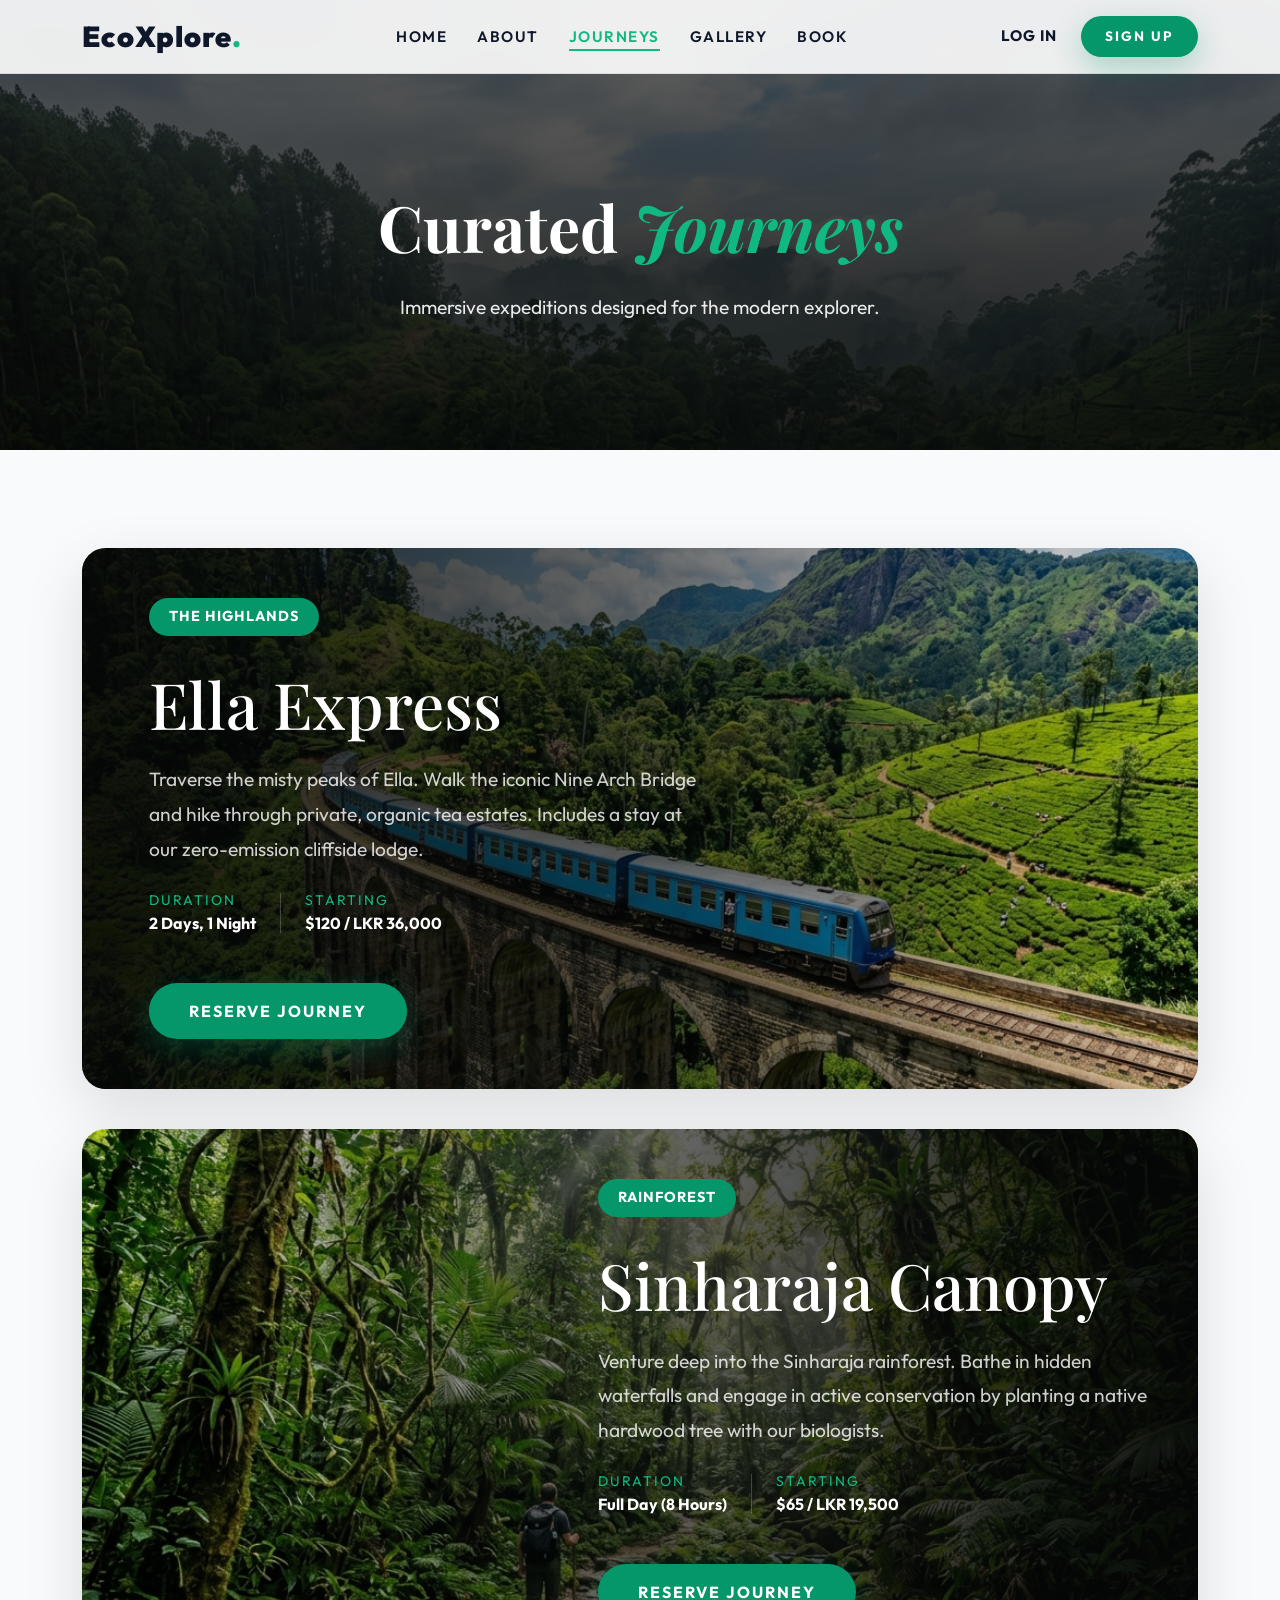
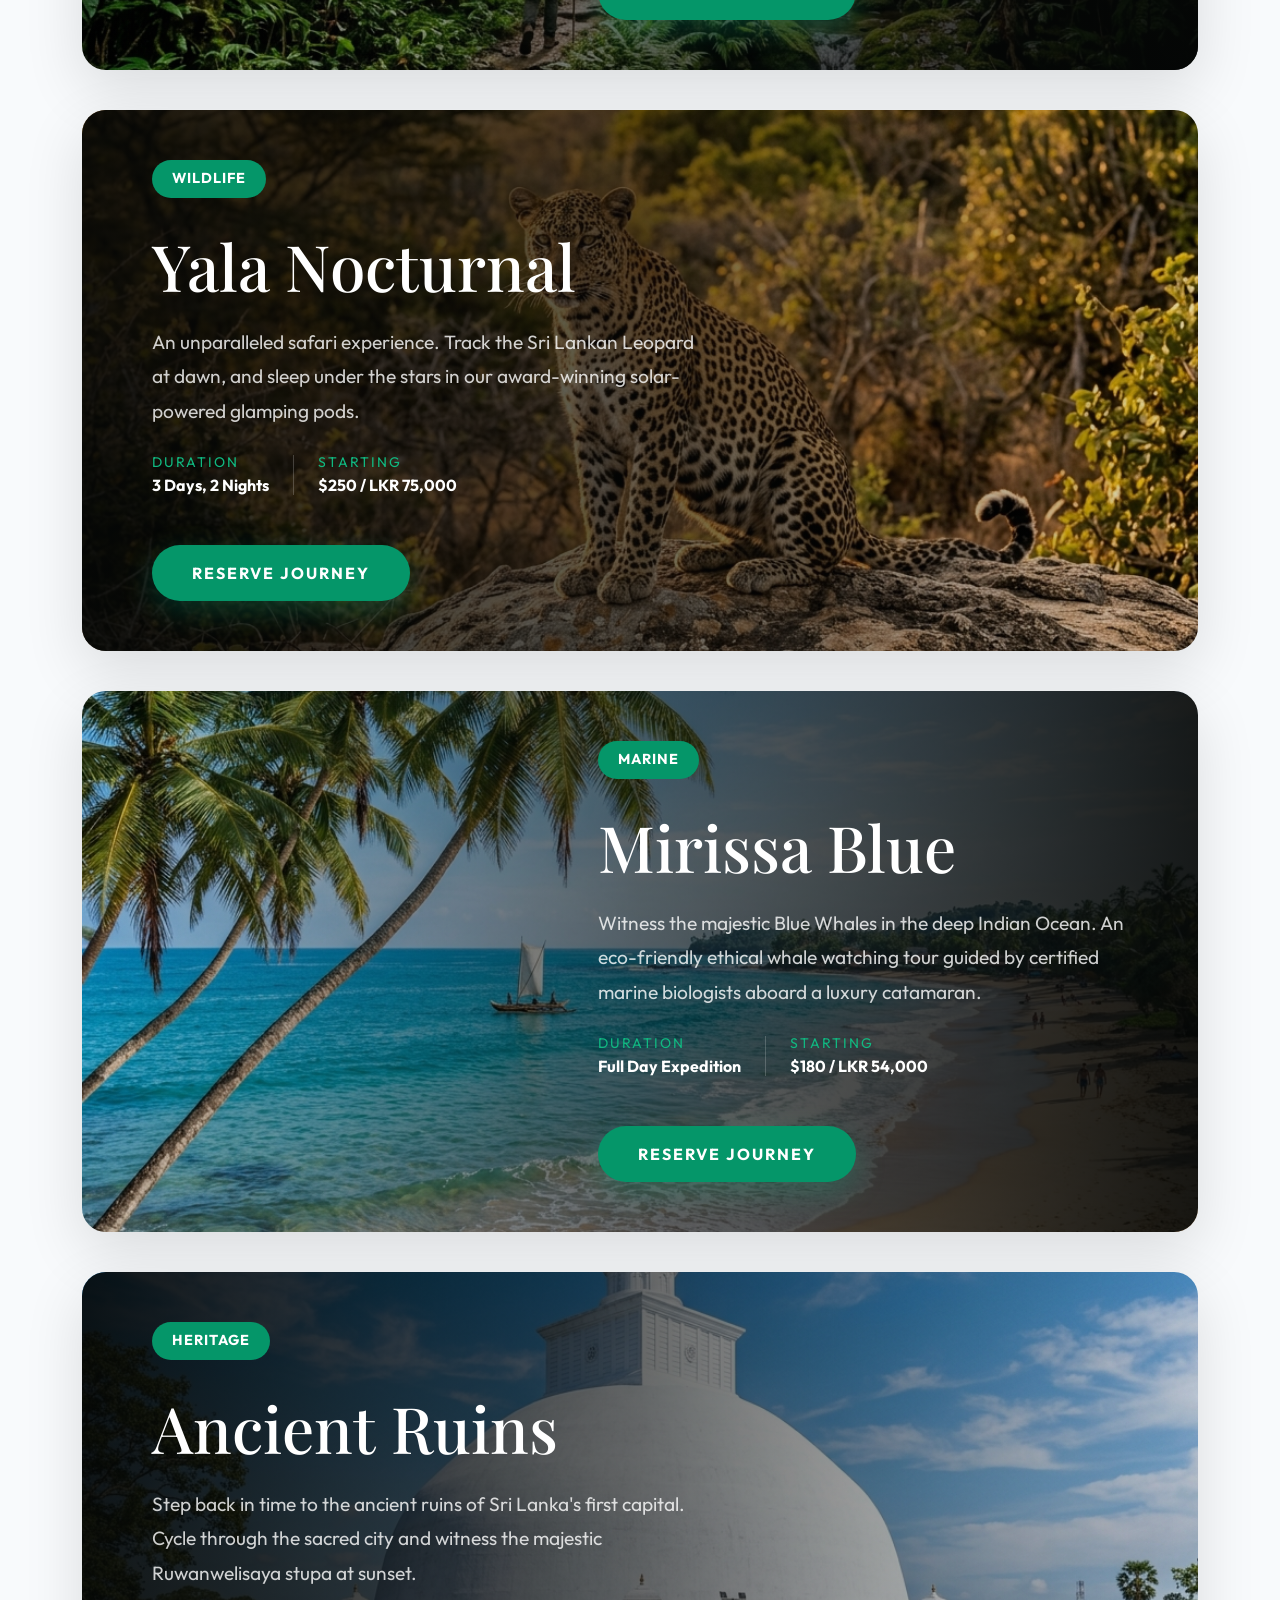
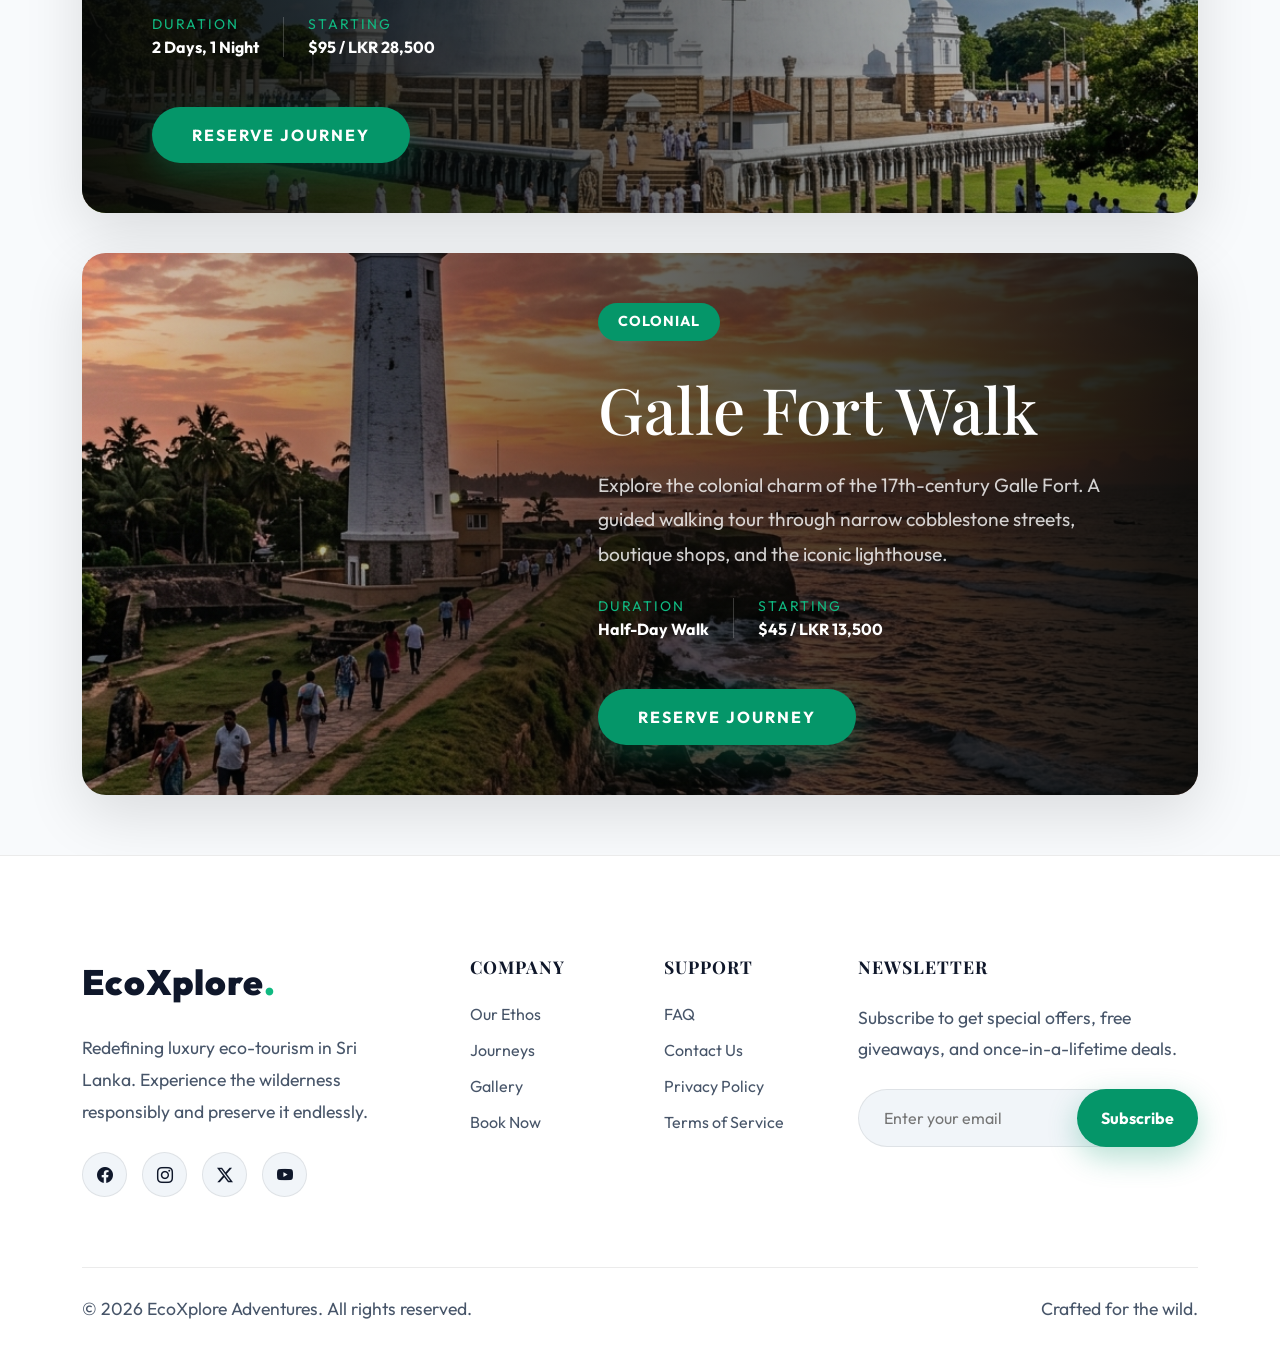
<file: tours.html>
<!DOCTYPE html>
<html lang="en">
<head>
    <meta charset="UTF-8">
    <meta name="viewport" content="width=device-width, initial-scale=1.0">
    <title>EcoXplore | Journeys</title>
    <link href="https://cdn.jsdelivr.net/npm/bootstrap@5.3.2/dist/css/bootstrap.min.css" rel="stylesheet">
    <link rel="stylesheet" href="https://cdn.jsdelivr.net/npm/bootstrap-icons@1.11.1/font/bootstrap-icons.css">
    <link rel="stylesheet" href="css/style.css">
</head>
<body>
    <nav class="modern-nav">
        <div class="container d-flex justify-content-between align-items-center">
            <a href="index.html" class="nav-brand">EcoXplore<span>.</span></a>
            <ul class="modern-nav-links d-none d-md-flex">
                <li><a href="index.html">Home</a></li>
                <li><a href="about.html">About</a></li>
                <li><a href="tours.html" class="active">Journeys</a></li>
                <li><a href="gallery.html">Gallery</a></li>
                <li><a href="booking.html">Book</a></li>
            </ul>
            <div class="nav-auth d-none d-lg-flex align-items-center gap-4">
                <a href="login.html" class="nav-auth-login">Log In</a>
                <a href="signup.html" class="btn-modern btn-primary-modern text-white" style="padding: 10px 24px; font-size: 0.85rem;">Sign Up</a>
            </div>
            <button class="mobile-menu-toggle" aria-label="Menu">
                <span></span><span></span><span></span>
            </button>
        </div>
    </nav>
    <div class="mobile-nav-overlay"></div>
    <div class="mobile-nav-menu">
        <ul>
            <li><a href="index.html">Home</a></li>
            <li><a href="about.html">About</a></li>
            <li><a href="tours.html" class="active">Journeys</a></li>
            <li><a href="gallery.html">Gallery</a></li>
            <li><a href="booking.html">Book</a></li>
        </ul>
        <div class="mobile-auth">
            <a href="login.html" class="mobile-login">Log In</a>
            <a href="signup.html" class="mobile-signup">Sign Up</a>
        </div>
    </div>
    <header class="page-hero">
        <div class="page-hero-bg" style="background: linear-gradient(180deg, rgba(5,7,6,0.6) 0%, rgba(5,7,6,0.9) 100%), url('images/tours_hero.png');"></div>
        <div class="hero-content reveal active">
            <h1 class="hero-title page-hero-title">Curated <span style="font-style: italic; color: var(--primary-glow);">Journeys</span></h1>
            <p class="text-white mx-auto" style="font-size: 1.2rem; opacity: 0.9;">Immersive expeditions designed for the modern explorer.</p>
        </div>
    </header>
    <section class="pt-5" style="background: var(--bg-dark);">
        <div class="container journey-stack-container">
            <div class="journey-stack-card reveal">
                <img src="images/ella.png" class="journey-stack-bg" alt="Ella">
                <div class="journey-stack-overlay"></div>
                <div class="journey-stack-number d-none d-md-block">01</div>
                <div class="journey-stack-content">
                    <div class="journey-stack-meta text-white">THE HIGHLANDS</div>
                    <h2>Ella <span class="serif">Express</span></h2>
                    <p class="mb-4" style="color: rgba(255,255,255,0.8); font-size: 1.2rem; line-height: 1.8;">
                        Traverse the misty peaks of Ella. Walk the iconic Nine Arch Bridge and hike through private, organic tea estates. Includes a stay at our zero-emission cliffside lodge.
                    </p>
                    <div class="d-flex align-items-center gap-4 mb-5">
                        <div class="text-white">
                            <span class="d-block small text-uppercase" style="color: var(--primary-glow); letter-spacing: 2px;">Duration</span>
                            <strong>2 Days, 1 Night</strong>
                        </div>
                        <div style="width: 1px; height: 40px; background: rgba(255,255,255,0.2);"></div>
                        <div class="text-white">
                            <span class="d-block small text-uppercase" style="color: var(--primary-glow); letter-spacing: 2px;">Starting</span>
                            <strong>$120 / LKR 36,000</strong>
                        </div>
                    </div>
                    <a href="booking.html?tour=ella" class="btn-modern btn-primary-modern text-white">Reserve Journey</a>
                </div>
            </div>
            <div class="journey-stack-card reveal">
                <img src="images/sinharaja.png" class="journey-stack-bg" alt="Sinharaja">
                <div class="journey-stack-overlay"></div>
                <div class="journey-stack-number d-none d-md-block">02</div>
                <div class="journey-stack-content">
                    <div class="journey-stack-meta text-white">RAINFOREST</div>
                    <h2>Sinharaja <span class="serif">Canopy</span></h2>
                    <p class="mb-4" style="color: rgba(255,255,255,0.8); font-size: 1.2rem; line-height: 1.8;">
                        Venture deep into the Sinharaja rainforest. Bathe in hidden waterfalls and engage in active conservation by planting a native hardwood tree with our biologists.
                    </p>
                    <div class="d-flex align-items-center gap-4 mb-5">
                        <div class="text-white">
                            <span class="d-block small text-uppercase" style="color: var(--primary-glow); letter-spacing: 2px;">Duration</span>
                            <strong>Full Day (8 Hours)</strong>
                        </div>
                        <div style="width: 1px; height: 40px; background: rgba(255,255,255,0.2);"></div>
                        <div class="text-white">
                            <span class="d-block small text-uppercase" style="color: var(--primary-glow); letter-spacing: 2px;">Starting</span>
                            <strong>$65 / LKR 19,500</strong>
                        </div>
                    </div>
                    <a href="booking.html?tour=sinharaja" class="btn-modern btn-primary-modern text-white">Reserve Journey</a>
                </div>
            </div>
            <div class="journey-stack-card reveal">
                <img src="images/yala.png" class="journey-stack-bg" alt="Yala">
                <div class="journey-stack-overlay"></div>
                <div class="journey-stack-number d-none d-md-block">03</div>
                <div class="journey-stack-content">
                    <div class="journey-stack-meta text-white">WILDLIFE</div>
                    <h2>Yala <span class="serif">Nocturnal</span></h2>
                    <p class="mb-4" style="color: rgba(255,255,255,0.8); font-size: 1.2rem; line-height: 1.8;">
                        An unparalleled safari experience. Track the Sri Lankan Leopard at dawn, and sleep under the stars in our award-winning solar-powered glamping pods.
                    </p>
                    <div class="d-flex align-items-center gap-4 mb-5">
                        <div class="text-white">
                            <span class="d-block small text-uppercase" style="color: var(--primary-glow); letter-spacing: 2px;">Duration</span>
                            <strong>3 Days, 2 Nights</strong>
                        </div>
                        <div style="width: 1px; height: 40px; background: rgba(255,255,255,0.2);"></div>
                        <div class="text-white">
                            <span class="d-block small text-uppercase" style="color: var(--primary-glow); letter-spacing: 2px;">Starting</span>
                            <strong>$250 / LKR 75,000</strong>
                        </div>
                    </div>
                    <a href="booking.html?tour=yala" class="btn-modern btn-primary-modern text-white">Reserve Journey</a>
                </div>
            </div>
            <div class="journey-stack-card reveal">
                <img src="images/mirissa.png" class="journey-stack-bg" alt="Mirissa">
                <div class="journey-stack-overlay"></div>
                <div class="journey-stack-number d-none d-md-block">04</div>
                <div class="journey-stack-content">
                    <div class="journey-stack-meta text-white">MARINE</div>
                    <h2>Mirissa <span class="serif">Blue</span></h2>
                    <p class="mb-4" style="color: rgba(255,255,255,0.8); font-size: 1.2rem; line-height: 1.8;">
                        Witness the majestic Blue Whales in the deep Indian Ocean. An eco-friendly ethical whale watching tour guided by certified marine biologists aboard a luxury catamaran.
                    </p>
                    <div class="d-flex align-items-center gap-4 mb-5">
                        <div class="text-white">
                            <span class="d-block small text-uppercase" style="color: var(--primary-glow); letter-spacing: 2px;">Duration</span>
                            <strong>Full Day Expedition</strong>
                        </div>
                        <div style="width: 1px; height: 40px; background: rgba(255,255,255,0.2);"></div>
                        <div class="text-white">
                            <span class="d-block small text-uppercase" style="color: var(--primary-glow); letter-spacing: 2px;">Starting</span>
                            <strong>$180 / LKR 54,000</strong>
                        </div>
                    </div>
                    <a href="booking.html?tour=mirissa" class="btn-modern btn-primary-modern text-white">Reserve Journey</a>
                </div>
            </div>
            <div class="journey-stack-card reveal">
                <img src="images/anuradhapura.png" class="journey-stack-bg" alt="Anuradhapura">
                <div class="journey-stack-overlay"></div>
                <div class="journey-stack-number d-none d-md-block">05</div>
                <div class="journey-stack-content">
                    <div class="journey-stack-meta text-white">HERITAGE</div>
                    <h2>Ancient <span class="serif">Ruins</span></h2>
                    <p class="mb-4" style="color: rgba(255,255,255,0.8); font-size: 1.2rem; line-height: 1.8;">
                        Step back in time to the ancient ruins of Sri Lanka's first capital. Cycle through the sacred city and witness the majestic Ruwanwelisaya stupa at sunset.
                    </p>
                    <div class="d-flex align-items-center gap-4 mb-5">
                        <div class="text-white">
                            <span class="d-block small text-uppercase" style="color: var(--primary-glow); letter-spacing: 2px;">Duration</span>
                            <strong>2 Days, 1 Night</strong>
                        </div>
                        <div style="width: 1px; height: 40px; background: rgba(255,255,255,0.2);"></div>
                        <div class="text-white">
                            <span class="d-block small text-uppercase" style="color: var(--primary-glow); letter-spacing: 2px;">Starting</span>
                            <strong>$95 / LKR 28,500</strong>
                        </div>
                    </div>
                    <a href="booking.html?tour=anuradhapura" class="btn-modern btn-primary-modern text-white">Reserve Journey</a>
                </div>
            </div>
            <div class="journey-stack-card reveal">
                <img src="images/galle.png" class="journey-stack-bg" alt="Galle Fort">
                <div class="journey-stack-overlay"></div>
                <div class="journey-stack-number d-none d-md-block">06</div>
                <div class="journey-stack-content">
                    <div class="journey-stack-meta text-white">COLONIAL</div>
                    <h2>Galle Fort <span class="serif">Walk</span></h2>
                    <p class="mb-4" style="color: rgba(255,255,255,0.8); font-size: 1.2rem; line-height: 1.8;">
                        Explore the colonial charm of the 17th-century Galle Fort. A guided walking tour through narrow cobblestone streets, boutique shops, and the iconic lighthouse.
                    </p>
                    <div class="d-flex align-items-center gap-4 mb-5">
                        <div class="text-white">
                            <span class="d-block small text-uppercase" style="color: var(--primary-glow); letter-spacing: 2px;">Duration</span>
                            <strong>Half-Day Walk</strong>
                        </div>
                        <div style="width: 1px; height: 40px; background: rgba(255,255,255,0.2);"></div>
                        <div class="text-white">
                            <span class="d-block small text-uppercase" style="color: var(--primary-glow); letter-spacing: 2px;">Starting</span>
                            <strong>$45 / LKR 13,500</strong>
                        </div>
                    </div>
                    <a href="booking.html?tour=galle" class="btn-modern btn-primary-modern text-white">Reserve Journey</a>
                </div>
            </div>
        </div>
    </section>
    <footer class="modern-footer">
        <div class="container">
            <div class="row g-5">
                <div class="col-lg-4 col-md-6">
                    <a href="index.html" class="footer-logo mb-4 d-block">EcoXplore<span>.</span></a>
                    <p class="text-gray pe-lg-4 mb-4">Redefining luxury eco-tourism in Sri Lanka. Experience the wilderness responsibly and preserve it endlessly.</p>
                    <div class="social-links">
                        <a href="#"><i class="bi bi-facebook"></i></a>
                        <a href="#"><i class="bi bi-instagram"></i></a>
                        <a href="#"><i class="bi bi-twitter-x"></i></a>
                        <a href="#"><i class="bi bi-youtube"></i></a>
                    </div>
                </div>
                <div class="col-lg-2 col-md-3 col-6">
                    <h4>Company</h4>
                    <ul>
                        <li><a href="about.html">Our Ethos</a></li>
                        <li><a href="tours.html">Journeys</a></li>
                        <li><a href="gallery.html">Gallery</a></li>
                        <li><a href="booking.html">Book Now</a></li>
                    </ul>
                </div>
                <div class="col-lg-2 col-md-3 col-6">
                    <h4>Support</h4>
                    <ul>
                        <li><a href="#">FAQ</a></li>
                        <li><a href="#">Contact Us</a></li>
                        <li><a href="#">Privacy Policy</a></li>
                        <li><a href="#">Terms of Service</a></li>
                    </ul>
                </div>
                <div class="col-lg-4 col-md-12">
                    <h4>Newsletter</h4>
                    <p class="text-gray mb-4">Subscribe to get special offers, free giveaways, and once-in-a-lifetime deals.</p>
                    <div class="position-relative">
                        <input type="email" class="newsletter-input" placeholder="Enter your email">
                        <button class="btn-primary-modern position-absolute top-0 end-0 rounded-pill h-100 px-4 fw-bold" style="border: none;">Subscribe</button>
                    </div>
                </div>
            </div>
            <div class="footer-bottom flex-column flex-md-row">
                <p class="text-gray small mb-0">&copy; 2026 EcoXplore Adventures. All rights reserved.</p>
                <div class="text-gray small mt-3 mt-md-0">Crafted for the wild.</div>
            </div>
        </div>
    </footer>
    <script src="js/script.js"></script>
</body>
</html>
</file>
<file: css/style.css>
@import url('https://fonts.googleapis.com/css2?family=Outfit:wght@300;400;500;700;900&family=Playfair+Display:ital,wght@0,500;0,700;1,500&display=swap');
:root {
    --bg-dark: #f8fafc; 
    --surface: #ffffff;
    --surface-light: #f1f5f9;
    --primary: #059669; 
    --primary-glow: #10b981;
    --accent: #d97706; 
    --text-main: #0f172a;
    --text-muted: #475569;
    --transition: all 0.4s cubic-bezier(0.25, 0.8, 0.25, 1);
    --border-color: rgba(0, 0, 0, 0.08);
    --glass-bg: rgba(255, 255, 255, 0.9);
    --input-bg: #f1f5f9;
}
body {
    background-color: var(--bg-dark);
    color: var(--text-main);
    font-family: 'Outfit', sans-serif;
    overflow-x: hidden;
    -webkit-font-smoothing: antialiased;
}
h1, h2, h3, h4, .serif {
    font-family: 'Playfair Display', serif;
}
.modern-nav {
    position: fixed;
    top: 0; width: 100%;
    padding: 15px 0;
    z-index: 1000;
    transition: var(--transition);
    background: var(--glass-bg);
    backdrop-filter: blur(15px);
    -webkit-backdrop-filter: blur(15px);
    border-bottom: 1px solid var(--border-color);
    box-shadow: 0 4px 30px rgba(0, 0, 0, 0.05);
}
.modern-nav.scrolled {
    padding: 10px 0;
    background: rgba(255, 255, 255, 0.98);
}
.nav-brand {
    font-size: 1.8rem;
    font-weight: 900;
    color: var(--text-main);
    text-decoration: none;
    letter-spacing: 1px;
}
.nav-brand span {
    color: var(--primary-glow);
}
.modern-nav-links {
    display: flex;
    gap: 30px;
    align-items: center;
    margin: 0;
    padding: 0;
    list-style: none;
}
.modern-nav-links a {
    color: var(--text-main);
    text-decoration: none;
    font-weight: 600;
    font-size: 0.95rem;
    text-transform: uppercase;
    letter-spacing: 1.5px;
    transition: var(--transition);
    position: relative;
    padding-bottom: 5px;
}
.modern-nav-links a::after {
    content: '';
    position: absolute;
    width: 0;
    height: 2px;
    bottom: 0;
    left: 0;
    background: var(--primary-glow);
    transition: var(--transition);
}
.modern-nav-links a:hover::after, .modern-nav-links a.active::after {
    width: 100%;
}
.modern-nav-links a:hover, .modern-nav-links a.active {
    color: var(--primary-glow);
}
.nav-auth-login {
    color: var(--text-main);
    text-decoration: none;
    font-weight: 700;
    font-size: 0.95rem;
    transition: var(--transition);
    text-transform: uppercase;
    letter-spacing: 1px;
}
.nav-auth-login:hover {
    color: var(--primary-glow);
}
.hero-modern {
    height: 100vh;
    position: relative;
    display: flex;
    align-items: center;
    justify-content: center;
    text-align: center;
    overflow: hidden;
    padding-top: 80px;
}
.hero-bg {
    position: absolute;
    top: 0; left: 0; width: 100%; height: 100%;
    background: url('../images/hero_bg.png') no-repeat center top;
    background-size: cover;
    z-index: -2;
    transform: scale(1.05);
    animation: zoomOut 20s infinite alternate linear;
}
@keyframes zoomOut {
    from { transform: scale(1.05); }
    to { transform: scale(1.15); }
}
.hero-overlay {
    position: absolute;
    top: 0; left: 0; width: 100%; height: 100%;
    background: linear-gradient(180deg, rgba(0,0,0,0.4) 0%, rgba(0,0,0,0.8) 100%);
    z-index: -1;
}
.hero-content {
    max-width: 900px;
    padding: 0 20px;
}
.hero-content .hero-title, .hero-content p, .hero-content .hero-subtitle {
    color: #ffffff;
}
.hero-subtitle {
    font-size: 1.2rem;
    text-transform: uppercase;
    letter-spacing: 5px;
    color: var(--primary-glow);
    margin-bottom: 20px;
    font-weight: 700;
    display: block;
}
.hero-title {
    font-size: 6rem;
    line-height: 1.1;
    font-weight: 700;
    margin-bottom: 30px;
    text-transform: capitalize;
}
.btn-modern {
    display: inline-block;
    padding: 16px 40px;
    font-size: 1rem;
    font-weight: 700;
    text-transform: uppercase;
    letter-spacing: 2px;
    text-decoration: none;
    border-radius: 50px;
    transition: var(--transition);
    position: relative;
    overflow: hidden;
    z-index: 1;
}
.btn-primary-modern {
    background: var(--primary);
    color: #fff !important;
    border: none;
    box-shadow: 0 10px 30px rgba(5, 150, 105, 0.3);
    position: relative;
    overflow: hidden;
    border-radius: 50px;
}
.btn-primary-modern::before {
    content: '';
    position: absolute;
    top: 0; left: 0; width: 100%; height: 100%;
    background: var(--primary-glow);
    z-index: -1;
    transition: var(--transition);
    opacity: 0;
}
.btn-primary-modern:hover::before {
    opacity: 1;
}
.btn-primary-modern:hover {
    transform: translateY(-5px);
    box-shadow: 0 15px 35px rgba(16, 185, 129, 0.4);
    color: #fff !important;
}
.btn-outline-modern {
    background: transparent;
    color: var(--text-main);
    border: 1px solid rgba(0,0,0,0.2);
}
.btn-outline-modern:hover {
    border-color: var(--text-main);
    background: var(--text-main);
    color: var(--surface) !important;
}
.hero-content .btn-outline-modern {
    color: #ffffff;
    border-color: rgba(255, 255, 255, 0.4);
    background: transparent;
}
.hero-content .btn-outline-modern:hover {
    background: #ffffff;
    color: #000000 !important;
}
.section-padding {
    padding: 120px 0;
}
.section-title {
    font-size: 3.5rem;
    font-weight: 700;
    margin-bottom: 20px;
}
.section-title span {
    color: var(--primary-glow);
    font-style: italic;
}
.text-gray {
    color: var(--text-muted);
    font-size: 1.1rem;
    line-height: 1.8;
}
.feature-box {
    padding: 40px;
    background: var(--surface);
    border: 1px solid var(--border-color);
    border-radius: 20px;
    transition: var(--transition);
    height: 100%;
    box-shadow: 0 10px 30px rgba(0,0,0,0.02);
}
.feature-box:hover {
    background: var(--surface-light);
    transform: translateY(-10px);
    border-color: rgba(16, 185, 129, 0.3);
    box-shadow: 0 20px 40px rgba(0,0,0,0.05);
}
.feature-icon {
    font-size: 3rem;
    margin-bottom: 20px;
}
.tour-card-modern {
    position: relative;
    border-radius: 24px;
    overflow: hidden;
    aspect-ratio: 3/4;
    cursor: pointer;
    box-shadow: 0 10px 30px rgba(0,0,0,0.08);
}
.tour-card-img {
    width: 100%;
    height: 100%;
    object-fit: cover;
    transition: transform 0.8s cubic-bezier(0.25, 0.8, 0.25, 1);
}
.tour-card-overlay {
    position: absolute;
    top: 0; left: 0; width: 100%; height: 100%;
    background: linear-gradient(to bottom, rgba(0,0,0,0) 30%, rgba(0,0,0,0.9) 100%);
    display: flex;
    flex-direction: column;
    justify-content: flex-end;
    padding: 30px;
    transition: var(--transition);
}
.tour-card-modern:hover .tour-card-img {
    transform: scale(1.1);
}
.tour-card-title {
    font-size: 2rem;
    font-weight: 700;
    margin-bottom: 10px;
    transform: translateY(20px);
    transition: var(--transition);
    color: #fff;
}
.tour-card-price {
    font-size: 1.2rem;
    color: var(--primary-glow);
    font-family: 'Outfit', sans-serif;
    font-weight: 700;
    opacity: 0;
    transform: translateY(20px);
    transition: var(--transition);
    transition-delay: 0.1s;
}
.tour-card-modern:hover .tour-card-title,
.tour-card-modern:hover .tour-card-price {
    transform: translateY(0);
    opacity: 1;
}
.reveal {
    opacity: 0;
    transform: translateY(50px);
    transition: all 0.8s ease-out;
}
.reveal.active {
    opacity: 1;
    transform: translateY(0);
}
.modern-footer {
    background: var(--surface);
    padding: 100px 0 30px;
    border-top: 1px solid var(--border-color);
    position: relative;
    overflow: hidden;
}
.footer-logo {
    font-size: 2.2rem;
    font-weight: 900;
    color: var(--text-main);
    text-decoration: none;
    letter-spacing: 1px;
}
.footer-logo span {
    color: var(--primary-glow);
}
.modern-footer h4 {
    color: var(--text-main);
    font-weight: 700;
    margin-bottom: 25px;
    font-size: 1.1rem;
    letter-spacing: 1px;
    text-transform: uppercase;
}
.modern-footer ul {
    padding: 0;
    list-style: none;
}
.modern-footer ul li {
    margin-bottom: 12px;
}
.modern-footer ul li a {
    color: var(--text-muted);
    text-decoration: none;
    transition: var(--transition);
    display: inline-block;
}
.modern-footer ul li a:hover {
    color: var(--primary-glow);
    transform: translateX(5px);
}
.social-links {
    display: flex;
    gap: 15px;
    margin-top: 25px;
}
.social-links a {
    display: flex;
    align-items: center;
    justify-content: center;
    width: 45px;
    height: 45px;
    border-radius: 50%;
    background: var(--surface-light);
    color: var(--text-main);
    text-decoration: none;
    transition: var(--transition);
    border: 1px solid var(--border-color);
    font-weight: 600;
}
.social-links a:hover {
    background: var(--primary);
    border-color: var(--primary);
    transform: translateY(-5px);
    color: #fff;
}
.newsletter-input {
    background: var(--input-bg);
    border: 1px solid var(--border-color);
    color: var(--text-main);
    border-radius: 50px;
    padding: 16px 25px;
    width: 100%;
    transition: var(--transition);
}
.newsletter-input:focus {
    background: var(--surface);
    border-color: var(--primary-glow);
    outline: none;
    box-shadow: 0 0 15px rgba(16, 185, 129, 0.1);
}
.footer-bottom {
    margin-top: 70px;
    padding-top: 25px;
    border-top: 1px solid var(--border-color);
    display: flex;
    justify-content: space-between;
    align-items: center;
}
.page-hero {
    height: 50vh;
    position: relative;
    display: flex;
    align-items: center;
    justify-content: center;
    text-align: center;
    margin-bottom: 50px;
    padding-top: 80px;
}
.page-hero-bg {
    position: absolute;
    top: 0; left: 0; width: 100%; height: 100%;
    background-size: cover !important;
    background-position: center top !important;
    z-index: -2;
}
.page-hero-title {
    font-size: 4rem;
    color: #fff !important;
}
.gallery-grid {
    display: grid;
    grid-template-columns: repeat(4, 1fr);
    grid-auto-rows: 220px;
    gap: 16px;
}
.gallery-item {
    border-radius: 20px;
    overflow: hidden;
    position: relative;
    box-shadow: 0 10px 30px rgba(0,0,0,0.08);
    cursor: pointer;
}
.gallery-item.item-large {
    grid-column: span 2;
    grid-row: span 2;
}
.gallery-item.item-tall {
    grid-row: span 2;
}
.gallery-item.item-wide {
    grid-column: span 2;
}
.gallery-item img {
    width: 100%;
    height: 100%;
    object-fit: cover;
    transition: transform 0.6s cubic-bezier(0.25, 0.8, 0.25, 1), filter 0.4s ease;
}
.gallery-item:hover img {
    transform: scale(1.08);
    filter: brightness(0.7);
}
.gallery-item .gallery-caption {
    position: absolute;
    bottom: 0;
    left: 0;
    width: 100%;
    padding: 30px 24px;
    background: linear-gradient(to top, rgba(0,0,0,0.8) 0%, rgba(0,0,0,0) 100%);
    transform: translateY(100%);
    transition: transform 0.4s cubic-bezier(0.25, 0.8, 0.25, 1);
    z-index: 2;
}
.gallery-item:hover .gallery-caption {
    transform: translateY(0);
}
.gallery-caption h4 {
    color: #ffffff;
    font-size: 1.3rem;
    margin: 0 0 4px 0;
}
.gallery-caption span {
    color: var(--primary-glow);
    font-size: 0.85rem;
    font-weight: 600;
    text-transform: uppercase;
    letter-spacing: 2px;
}
@media (max-width: 991px) {
    .gallery-grid {
        grid-template-columns: repeat(2, 1fr);
        grid-auto-rows: 200px;
    }
}
@media (max-width: 575px) {
    .gallery-grid {
        grid-template-columns: 1fr;
        grid-auto-rows: 250px;
    }
    .gallery-item.item-large,
    .gallery-item.item-wide {
        grid-column: span 1;
    }
}
.modern-input {
    background: var(--input-bg);
    border: 1px solid var(--border-color);
    color: var(--text-main);
    border-radius: 12px;
    padding: 15px 20px;
}
.modern-input:focus {
    background: var(--surface);
    border-color: var(--primary-glow);
    box-shadow: 0 0 15px rgba(16, 185, 129, 0.1);
    color: var(--text-main);
}
select.modern-input option {
    color: #0f172a; 
    background: #ffffff;
}
.auth-card {
    background: var(--surface);
    padding: 50px 40px;
    border-radius: 24px;
    box-shadow: 0 20px 60px rgba(0,0,0,0.08);
    border: 1px solid var(--border-color);
}
.journey-stack-container {
    position: relative;
    padding-bottom: 60px;
    display: flex;
    flex-direction: column;
    gap: 40px;
}
.journey-stack-card {
    position: relative;
    border-radius: 24px;
    overflow: hidden;
    box-shadow: 0 20px 60px rgba(0,0,0,0.12);
    display: flex;
    align-items: stretch;
    min-height: 420px;
    transition: transform 0.4s ease, box-shadow 0.4s ease;
}
.journey-stack-card:hover {
    transform: translateY(-8px);
    box-shadow: 0 30px 80px rgba(0,0,0,0.18);
}
.journey-stack-bg {
    position: absolute;
    top: 0; left: 0; width: 100%; height: 100%;
    object-fit: cover;
    z-index: 0;
    transition: transform 8s ease;
}
.journey-stack-card:hover .journey-stack-bg {
    transform: scale(1.08);
}
.journey-stack-overlay {
    position: absolute;
    top: 0; left: 0; width: 100%; height: 100%;
    background: linear-gradient(90deg, rgba(5,7,6,0.92) 0%, rgba(5,7,6,0.6) 50%, rgba(5,7,6,0.1) 100%);
    z-index: 1;
}
.journey-stack-content {
    color: #ffffff;
    padding: 50px;
    max-width: 650px;
    z-index: 2;
    position: relative;
    width: 100%;
    display: flex;
    flex-direction: column;
    justify-content: center;
    align-items: flex-start;
}
.journey-stack-content h2 {
    font-size: clamp(2.2rem, 4vw, 3.5rem);
    color: #ffffff;
    margin-bottom: 15px;
}
.journey-stack-content p {
    font-size: 1.05rem;
    line-height: 1.7;
    margin-bottom: 20px;
}
.journey-stack-meta {
    display: inline-block;
    padding: 8px 20px;
    background: var(--primary);
    border-radius: 50px;
    font-weight: 700;
    letter-spacing: 1px;
    margin-bottom: 20px;
    font-size: 0.85rem;
}
.journey-stack-number {
    display: none;
}
.journey-stack-card:nth-child(even) .journey-stack-overlay {
    background: linear-gradient(270deg, rgba(5,7,6,0.92) 0%, rgba(5,7,6,0.6) 50%, rgba(5,7,6,0.1) 100%);
}
.journey-stack-card:nth-child(even) .journey-stack-content {
    margin-left: auto;
}
@media (max-width: 768px) {
    .journey-stack-content {
        padding: 30px 25px;
    }
    .journey-stack-card {
        min-height: 350px;
    }
    .journey-stack-card:nth-child(even) .journey-stack-overlay {
        background: linear-gradient(90deg, rgba(5,7,6,0.92) 0%, rgba(5,7,6,0.6) 50%, rgba(5,7,6,0.1) 100%);
    }
    .journey-stack-card:nth-child(even) .journey-stack-content {
        margin-left: 0;
    }
}
.journey-stack-content h2 {
    font-size: 4rem;
    color: #ffffff;
    margin-bottom: 20px;
}
.journey-stack-meta {
    display: inline-block;
    padding: 8px 20px;
    background: var(--primary);
    border-radius: 50px;
    font-weight: 700;
    letter-spacing: 1px;
    margin-bottom: 30px;
    font-size: 0.9rem;
}
.mobile-menu-toggle {
    display: none;
    flex-direction: column;
    justify-content: center;
    gap: 5px;
    cursor: pointer;
    width: 30px;
    height: 30px;
    background: none;
    border: none;
    padding: 0;
    z-index: 1001;
}
.mobile-menu-toggle span {
    display: block;
    width: 100%;
    height: 2.5px;
    background: var(--text-main);
    border-radius: 2px;
    transition: var(--transition);
}
.mobile-menu-toggle.active span:nth-child(1) {
    transform: rotate(45deg) translate(5px, 5px);
}
.mobile-menu-toggle.active span:nth-child(2) {
    opacity: 0;
}
.mobile-menu-toggle.active span:nth-child(3) {
    transform: rotate(-45deg) translate(5px, -5px);
}
.mobile-nav-overlay {
    display: none;
    position: fixed;
    top: 0;
    left: 0;
    width: 100%;
    height: 100%;
    background: rgba(0, 0, 0, 0.5);
    z-index: 999;
    opacity: 0;
    transition: opacity 0.3s ease;
}
.mobile-nav-overlay.active {
    opacity: 1;
}
.mobile-nav-menu {
    display: none;
    position: fixed;
    top: 0;
    right: -300px;
    width: 280px;
    height: 100%;
    background: var(--surface);
    z-index: 1000;
    padding: 100px 30px 40px;
    transition: right 0.4s cubic-bezier(0.25, 0.8, 0.25, 1);
    box-shadow: -10px 0 40px rgba(0, 0, 0, 0.15);
    overflow-y: auto;
}
.mobile-nav-menu.active {
    right: 0;
}
.mobile-nav-menu ul {
    list-style: none;
    padding: 0;
    margin: 0;
}
.mobile-nav-menu ul li {
    margin-bottom: 8px;
}
.mobile-nav-menu ul li a {
    display: block;
    padding: 14px 16px;
    color: var(--text-main);
    text-decoration: none;
    font-weight: 600;
    font-size: 1.05rem;
    text-transform: uppercase;
    letter-spacing: 1.5px;
    border-radius: 12px;
    transition: var(--transition);
}
.mobile-nav-menu ul li a:hover,
.mobile-nav-menu ul li a.active {
    background: var(--surface-light);
    color: var(--primary-glow);
}
.mobile-nav-menu .mobile-auth {
    margin-top: 30px;
    padding-top: 30px;
    border-top: 1px solid var(--border-color);
    display: flex;
    flex-direction: column;
    gap: 12px;
}
.mobile-nav-menu .mobile-auth a {
    text-align: center;
    font-weight: 700;
    text-decoration: none;
    padding: 14px;
    border-radius: 50px;
    font-size: 0.9rem;
    text-transform: uppercase;
    letter-spacing: 1px;
}
.mobile-nav-menu .mobile-auth .mobile-login {
    color: var(--text-main);
    border: 1px solid var(--border-color);
}
.mobile-nav-menu .mobile-auth .mobile-signup {
    background: var(--primary);
    color: #fff;
}
@media (max-width: 767px) {
    .mobile-menu-toggle {
        display: flex;
    }
    .mobile-nav-overlay,
    .mobile-nav-menu {
        display: block;
    }
}
@media (max-width: 991px) {
    .hero-title {
        font-size: 3.5rem;
    }
    .hero-subtitle {
        font-size: 1rem;
        letter-spacing: 3px;
    }
    .section-title {
        font-size: 2.5rem;
    }
    .section-padding {
        padding: 80px 0;
    }
    .page-hero-title {
        font-size: 3rem;
    }
    .journey-stack-content h2 {
        font-size: 2.5rem;
    }
    .modern-footer {
        padding: 60px 0 30px;
    }
}
@media (max-width: 767px) {
    .hero-modern {
        padding-top: 70px;
    }
    .hero-title {
        font-size: 2.5rem;
        margin-bottom: 20px;
    }
    .hero-subtitle {
        font-size: 0.85rem;
        letter-spacing: 2px;
        margin-bottom: 12px;
    }
    .hero-content {
        padding: 0 16px;
    }
    .hero-content .mt-5 {
        display: flex;
        flex-direction: column;
        align-items: center;
        gap: 12px;
        margin-top: 24px !important;
    }
    .hero-content .mt-5 .me-3 {
        margin-right: 0 !important;
    }
    .btn-modern {
        padding: 14px 30px;
        font-size: 0.85rem;
        letter-spacing: 1.5px;
    }
    .page-hero {
        height: 40vh;
        padding-top: 70px;
        margin-bottom: 30px;
    }
    .page-hero-title {
        font-size: 2.2rem;
    }
    .section-title {
        font-size: 2rem;
    }
    .section-padding {
        padding: 60px 0;
    }
    .text-gray {
        font-size: 1rem;
    }
    .feature-box {
        padding: 28px;
    }
    .tour-card-title {
        font-size: 1.5rem;
    }
    .journey-stack-card {
        min-height: 400px;
    }
    .journey-stack-content {
        padding: 24px 20px;
        max-width: 100%;
    }
    .journey-stack-content h2 {
        font-size: 2rem;
    }
    .journey-stack-content p {
        font-size: 0.95rem;
        line-height: 1.6;
    }
    .journey-stack-content .d-flex.align-items-center.gap-4 {
        flex-direction: column;
        align-items: flex-start !important;
        gap: 12px !important;
    }
    .journey-stack-content .d-flex.align-items-center.gap-4 div[style*="width: 1px"] {
        width: 40px !important;
        height: 1px !important;
    }
    .journey-stack-overlay {
        background: linear-gradient(180deg, rgba(5,7,6,0.3) 0%, rgba(5,7,6,0.95) 100%) !important;
    }
    .journey-stack-card:nth-child(even) .journey-stack-overlay {
        background: linear-gradient(180deg, rgba(5,7,6,0.3) 0%, rgba(5,7,6,0.95) 100%) !important;
    }
    .journey-stack-card:nth-child(even) .journey-stack-content {
        margin-left: 0;
    }
    .gallery-item .gallery-caption {
        transform: translateY(0);
    }
    .gallery-caption h4 {
        font-size: 1.1rem;
    }
    .gallery-caption span {
        font-size: 0.75rem;
    }
    .auth-card {
        padding: 30px 20px;
    }
    .modern-footer {
        padding: 50px 0 24px;
    }
    .footer-logo {
        font-size: 1.8rem;
    }
    .footer-bottom {
        margin-top: 40px;
        text-align: center;
    }
    .social-links {
        justify-content: center;
    }
    .modern-nav {
        padding: 12px 0;
    }
    .nav-brand {
        font-size: 1.5rem;
    }
}
@media (max-width: 400px) {
    .hero-title {
        font-size: 2rem;
    }
    .page-hero-title {
        font-size: 1.8rem;
    }
    .section-title {
        font-size: 1.7rem;
    }
    .btn-modern {
        padding: 12px 24px;
        font-size: 0.8rem;
    }
    .journey-stack-content h2 {
        font-size: 1.7rem;
    }
}
</file>
